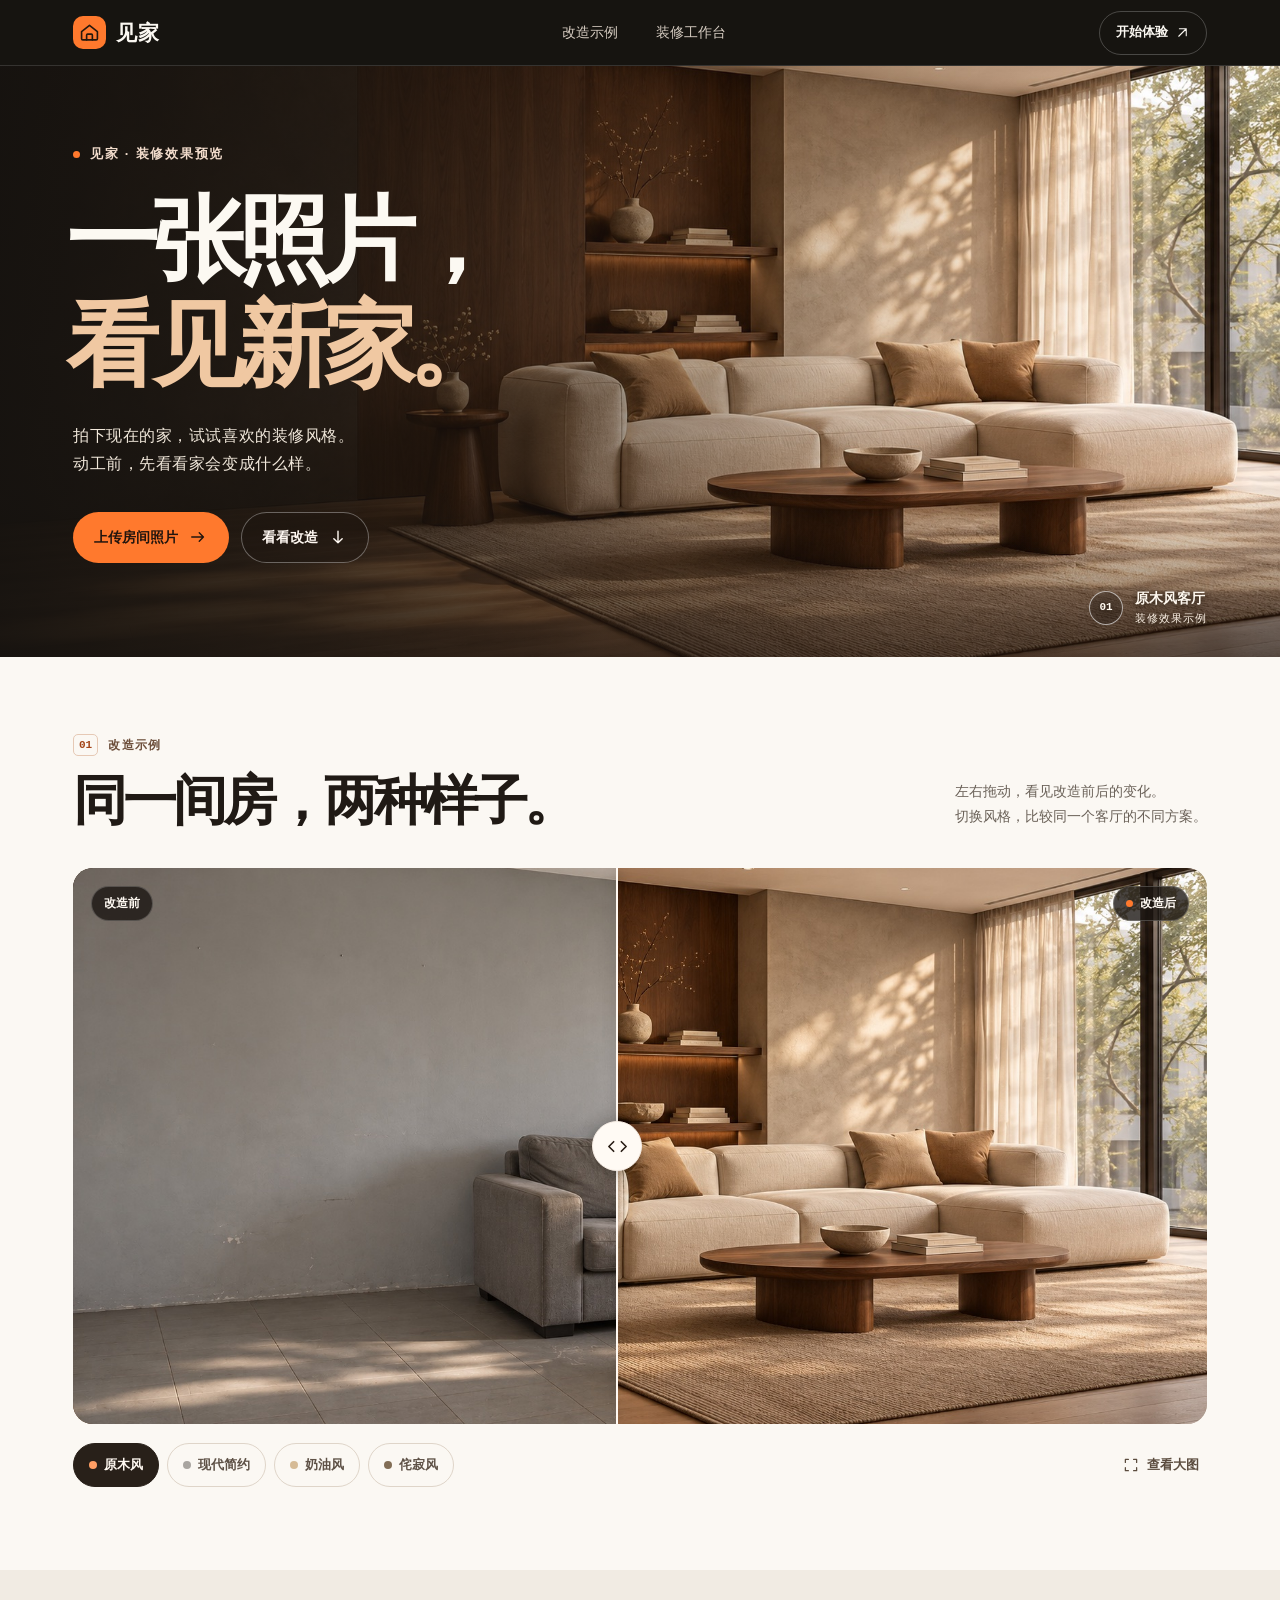
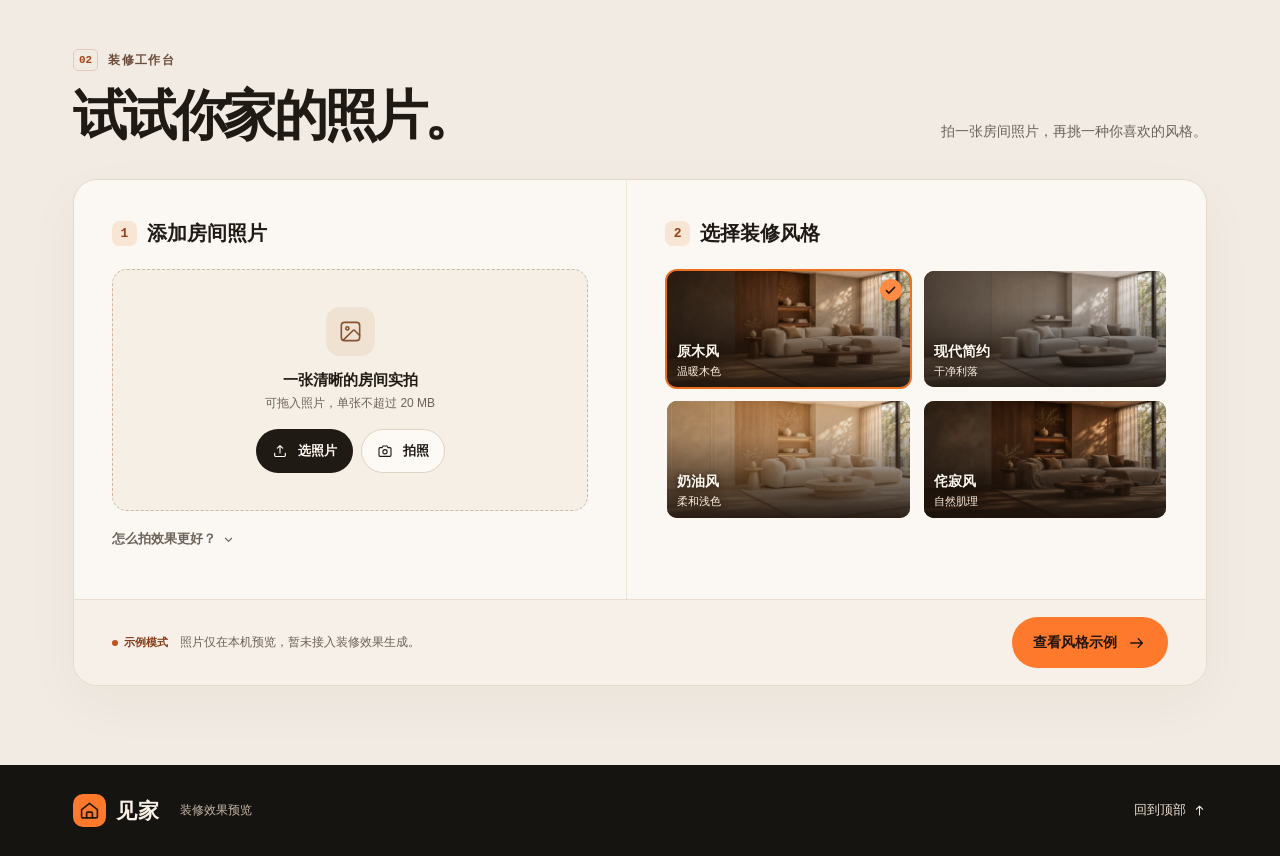
<file: index.html>
<!doctype html>
<html lang="zh-CN">
<head>
  <meta charset="utf-8">
  <meta name="viewport" content="width=device-width, initial-scale=1">
  <meta name="theme-color" content="#161410">
  <meta name="description" content="拍下现在的家，试试不同装修风格。见家提供装修前后对比与房间照片预览。">
  <meta property="og:title" content="见家｜一张照片，看见新家">
  <meta property="og:description" content="从一张房间实拍开始，看看家的另一种样子。">
  <title>见家｜一张照片，看见新家</title>
  <link rel="icon" type="image/svg+xml" href="./assets/mark.svg">
  <link rel="stylesheet" href="./styles.css">
  <script src="./app.js" defer></script>
</head>
<body id="top">
  <svg class="icon-library" xmlns="http://www.w3.org/2000/svg" aria-hidden="true">
    <symbol id="i-logo" viewBox="0 0 24 24"><path d="M3.75 11.2 12 4.6l8.25 6.6v7.25a1.3 1.3 0 0 1-1.3 1.3H5.05a1.3 1.3 0 0 1-1.3-1.3z"/><path d="M9 19.75v-5a1 1 0 0 1 1-1h4a1 1 0 0 1 1 1v5"/></symbol>
    <symbol id="i-arrow" viewBox="0 0 24 24"><path d="M4.5 12h14m-5-5 5 5-5 5"/></symbol>
    <symbol id="i-up-right" viewBox="0 0 24 24"><path d="M6 18 18 6M7 6h11v11"/></symbol>
    <symbol id="i-up" viewBox="0 0 24 24"><path d="M12 19V5m-5 5 5-5 5 5"/></symbol>
    <symbol id="i-down" viewBox="0 0 24 24"><path d="M12 5v14m-5-5 5 5 5-5"/></symbol>
    <symbol id="i-slide" viewBox="0 0 24 24"><path d="m8 7-5 5 5 5m8-10 5 5-5 5"/></symbol>
    <symbol id="i-expand" viewBox="0 0 24 24"><path d="M8.5 4.5h-4v4m11-4h4v4m-15 7v4h4m11-4v4h-4"/></symbol>
    <symbol id="i-image" viewBox="0 0 24 24"><rect x="3.2" y="3.2" width="17.6" height="17.6" rx="3"/><circle cx="9" cy="9" r="1.5"/><path d="m20.8 15.8-4.5-4.5a1.5 1.5 0 0 0-2.12 0L5 20.3"/></symbol>
    <symbol id="i-upload" viewBox="0 0 24 24"><path d="M12 15V3.8M8 7.8l4-4 4 4M4 15.5v3a1.8 1.8 0 0 0 1.8 1.8h12.4a1.8 1.8 0 0 0 1.8-1.8v-3"/></symbol>
    <symbol id="i-camera" viewBox="0 0 24 24"><path d="M3 8.5A1.5 1.5 0 0 1 4.5 7h3L9 4.5h6L16.5 7h3A1.5 1.5 0 0 1 21 8.5v10a1.5 1.5 0 0 1-1.5 1.5h-15A1.5 1.5 0 0 1 3 18.5z"/><circle cx="12" cy="13.2" r="3.2"/></symbol>
    <symbol id="i-check" viewBox="0 0 24 24"><path d="m5.5 12.2 4 4L18.5 7"/></symbol>
    <symbol id="i-chevron" viewBox="0 0 24 24"><path d="m7 10 5 5 5-5"/></symbol>
    <symbol id="i-lock" viewBox="0 0 24 24"><rect x="5" y="10" width="14" height="10" rx="2"/><path d="M8 10V7a4 4 0 1 1 8 0v3m-4 4v2"/></symbol>
    <symbol id="i-close" viewBox="0 0 24 24"><path d="m6 6 12 12M6 18 18 6"/></symbol>
  </svg>

  <header class="site-header">
    <div class="container site-header__inner">
      <a class="brand" href="#top" aria-label="见家，返回首页">
        <span class="brand__mark"><svg class="icon" aria-hidden="true"><use href="#i-logo"/></svg></span>
        <span>见家</span>
      </a>
      <nav class="site-nav" aria-label="站内导航">
        <a href="#demo">改造示例</a>
        <a href="#studio">装修工作台</a>
      </nav>
      <a class="header-cta" href="#studio">开始体验 <svg class="icon" aria-hidden="true"><use href="#i-up-right"/></svg></a>
    </div>
  </header>

  <main>
    <section class="hero" aria-labelledby="hero-title">
      <img class="hero__photo" src="./assets/room-natural.jpg" srcset="./assets/room-natural-medium.jpg 1040w, ./assets/room-natural.jpg 1672w" sizes="(max-width: 600px) 1040px, 100vw" width="1672" height="941" alt="" fetchpriority="high">
      <div class="hero__shade" aria-hidden="true"></div>
      <div class="container hero__inner">
        <div class="hero__copy">
          <p class="hero__kicker"><span></span> 见家 · 装修效果预览</p>
          <h1 id="hero-title">一张照片，<br><em>看见新家。</em></h1>
          <p class="hero__lede">拍下现在的家，试试喜欢的装修风格。<br>动工前，先看看家会变成什么样。</p>
          <div class="hero__actions">
            <a class="button button--accent" href="#studio">上传房间照片 <svg class="icon" aria-hidden="true"><use href="#i-arrow"/></svg></a>
            <a class="button button--glass" href="#demo">看看改造 <svg class="icon" aria-hidden="true"><use href="#i-down"/></svg></a>
          </div>
        </div>
        <p class="hero__caption"><span>01</span><span>原木风客厅<small>装修效果示例</small></span></p>
      </div>
    </section>

    <section class="demo light" id="demo" aria-labelledby="demo-title">
      <div class="container">
        <div class="section-head">
          <div>
            <p class="chapter"><span>01</span> 改造示例</p>
            <h2 id="demo-title">同一间房，两种样子。</h2>
          </div>
          <p class="section-head__aside">左右拖动，看见改造前后的变化。<br>切换风格，比较同一个客厅的不同方案。</p>
        </div>

        <div class="comparison" data-compare style="--position: 48%;">
          <img class="comparison__image comparison__after" data-after src="./assets/room-natural.jpg" alt="原木风改造后的示例客厅" width="1672" height="941" loading="lazy" draggable="false">
          <img class="comparison__image comparison__before" src="./assets/room-before.jpg" alt="改造前的示例客厅" width="1672" height="941" loading="lazy" draggable="false">
          <span class="comparison__tag comparison__tag--before">改造前</span>
          <span class="comparison__tag comparison__tag--after"><i></i> 改造后</span>
          <div class="comparison__line" aria-hidden="true"><span><svg class="icon"><use href="#i-slide"/></svg></span></div>
          <input class="comparison__range" type="range" min="0" max="100" value="48" aria-label="改造前后对比，左右移动分割线">
        </div>
        <div class="demo__tools">
          <div class="style-pills" role="group" aria-label="切换示例风格">
            <button type="button" class="style-pill" data-demo-style="natural" aria-pressed="true"><i></i>原木风</button>
            <button type="button" class="style-pill" data-demo-style="modern" aria-pressed="false"><i></i>现代简约</button>
            <button type="button" class="style-pill" data-demo-style="cream" aria-pressed="false"><i></i>奶油风</button>
            <button type="button" class="style-pill" data-demo-style="wabi" aria-pressed="false"><i></i>侘寂风</button>
          </div>
          <button type="button" class="text-button" id="expand-demo"><svg class="icon" aria-hidden="true"><use href="#i-expand"/></svg> 查看大图</button>
          <p class="sr-only" id="demo-status" role="status"></p>
        </div>
      </div>
    </section>

    <section class="studio light" id="studio" aria-labelledby="studio-title">
      <div class="container">
        <div class="section-head section-head--studio">
          <div>
            <p class="chapter"><span>02</span> 装修工作台</p>
            <h2 id="studio-title">试试你家的照片。</h2>
          </div>
          <p class="section-head__aside">拍一张房间照片，再挑一种你喜欢的风格。</p>
        </div>

        <div class="workbench">
          <div class="panel panel--upload">
            <div class="panel__top">
              <h3><span>1</span> 添加房间照片</h3>
            </div>
            <input type="file" id="gallery-input" accept="image/*" hidden>
            <input type="file" id="camera-input" accept="image/*" capture="environment" hidden>
            <div class="drop-zone" id="drop-zone">
              <div class="upload-empty" id="upload-empty">
                <span class="upload-icon"><svg class="icon" aria-hidden="true"><use href="#i-image"/></svg></span>
                <p><strong>一张清晰的房间实拍</strong><small><span class="drag-copy">可拖入照片，</span>单张不超过 20 MB</small></p>
                <div class="upload-actions">
                  <button class="button button--ink" type="button" id="choose-photo"><svg class="icon" aria-hidden="true"><use href="#i-upload"/></svg> 选照片</button>
                  <button class="button button--outline" type="button" id="take-photo"><svg class="icon" aria-hidden="true"><use href="#i-camera"/></svg> 拍照</button>
                </div>
              </div>
              <div class="upload-filled" id="upload-filled" hidden>
                <img id="photo-preview" alt="你选择的房间实拍">
                <div class="photo-meta">
                  <span id="photo-name"></span>
                  <button type="button" class="text-button" id="replace-photo">换一张</button>
                  <button type="button" class="icon-button" id="remove-photo" aria-label="移除照片"><svg class="icon" aria-hidden="true"><use href="#i-close"/></svg></button>
                </div>
              </div>
            </div>
            <p class="upload-error" id="upload-error" role="alert" hidden></p>
            <p class="sr-only" id="upload-status" role="status"></p>
            <details class="photo-tips">
              <summary>怎么拍效果更好？ <svg class="icon" aria-hidden="true"><use href="#i-chevron"/></svg></summary>
              <p>站在门口或房间角落横拍，尽量把墙面、地面和主要家具拍进同一张照片。白天或开灯拍，细节会更清楚。</p>
            </details>
          </div>

          <div class="panel panel--styles">
            <div class="panel__top">
              <h3 id="styles-title"><span>2</span> 选择装修风格</h3>
            </div>
            <fieldset class="style-grid" aria-labelledby="styles-title">
              <label class="style-card">
                <input type="radio" name="room-style" value="natural" checked>
                <span class="style-card__frame">
                  <img src="./assets/room-natural-small.jpg" alt="" width="500" height="281" loading="lazy">
                  <span class="style-card__check"><svg class="icon" aria-hidden="true"><use href="#i-check"/></svg></span>
                  <span class="style-card__text"><strong>原木风</strong><small>温暖木色</small></span>
                </span>
              </label>
              <label class="style-card">
                <input type="radio" name="room-style" value="modern">
                <span class="style-card__frame">
                  <img src="./assets/room-modern-small.jpg" alt="" width="500" height="281" loading="lazy">
                  <span class="style-card__check"><svg class="icon" aria-hidden="true"><use href="#i-check"/></svg></span>
                  <span class="style-card__text"><strong>现代简约</strong><small>干净利落</small></span>
                </span>
              </label>
              <label class="style-card">
                <input type="radio" name="room-style" value="cream">
                <span class="style-card__frame">
                  <img src="./assets/room-cream-small.jpg" alt="" width="500" height="281" loading="lazy">
                  <span class="style-card__check"><svg class="icon" aria-hidden="true"><use href="#i-check"/></svg></span>
                  <span class="style-card__text"><strong>奶油风</strong><small>柔和浅色</small></span>
                </span>
              </label>
              <label class="style-card">
                <input type="radio" name="room-style" value="wabi">
                <span class="style-card__frame">
                  <img src="./assets/room-wabi-small.jpg" alt="" width="500" height="281" loading="lazy">
                  <span class="style-card__check"><svg class="icon" aria-hidden="true"><use href="#i-check"/></svg></span>
                  <span class="style-card__text"><strong>侘寂风</strong><small>自然肌理</small></span>
                </span>
              </label>
            </fieldset>
          </div>

          <div class="workbench__actions">
            <div class="workbench__note">
              <span class="preview-badge"><i></i> 示例模式</span>
              <p>照片仅在本机预览，暂未接入装修效果生成。</p>
            </div>
            <button type="button" class="button button--accent" id="preview-style">查看风格示例 <svg class="icon" aria-hidden="true"><use href="#i-arrow"/></svg></button>
          </div>
        </div>
      </div>
    </section>
  </main>

  <footer class="site-footer">
    <div class="container site-footer__inner">
      <a class="brand" href="#top" aria-label="见家，返回首页">
        <span class="brand__mark"><svg class="icon" aria-hidden="true"><use href="#i-logo"/></svg></span>
        <span>见家</span>
      </a>
      <span class="site-footer__caption">装修效果预览</span>
      <a class="site-footer__top" href="#top">回到顶部 <svg class="icon" aria-hidden="true"><use href="#i-up"/></svg></a>
    </div>
  </footer>

  <dialog id="scene-dialog" class="scene-dialog" aria-labelledby="dialog-title">
    <div class="scene-dialog__main">
      <div class="scene-dialog__head">
        <div>
          <p class="chapter"><span>01</span> 改造示例</p>
          <h2 id="dialog-title">原木风 · 示例客厅</h2>
        </div>
        <button type="button" class="icon-button scene-dialog__close" id="close-dialog" aria-label="关闭大图" autofocus><svg class="icon" aria-hidden="true"><use href="#i-close"/></svg></button>
      </div>
      <div class="comparison comparison--dialog" data-compare style="--position: 48%;">
        <img class="comparison__image comparison__after" data-after alt="示例客厅的改造后效果" width="1672" height="941" draggable="false">
        <img class="comparison__image comparison__before" data-dialog-before alt="改造前的示例客厅" width="1672" height="941" draggable="false">
        <span class="comparison__tag comparison__tag--before">改造前</span>
        <span class="comparison__tag comparison__tag--after"><i></i> 改造后</span>
        <div class="comparison__line" aria-hidden="true"><span><svg class="icon"><use href="#i-slide"/></svg></span></div>
        <input class="comparison__range" type="range" min="0" max="100" value="48" aria-label="示例大图的前后对比，左右移动分割线">
      </div>
      <p id="dialog-note" class="scene-dialog__note">拖动中间滑杆，查看这个示例客厅的前后差异。</p>
    </div>
  </dialog>
</body>
</html>
</file>
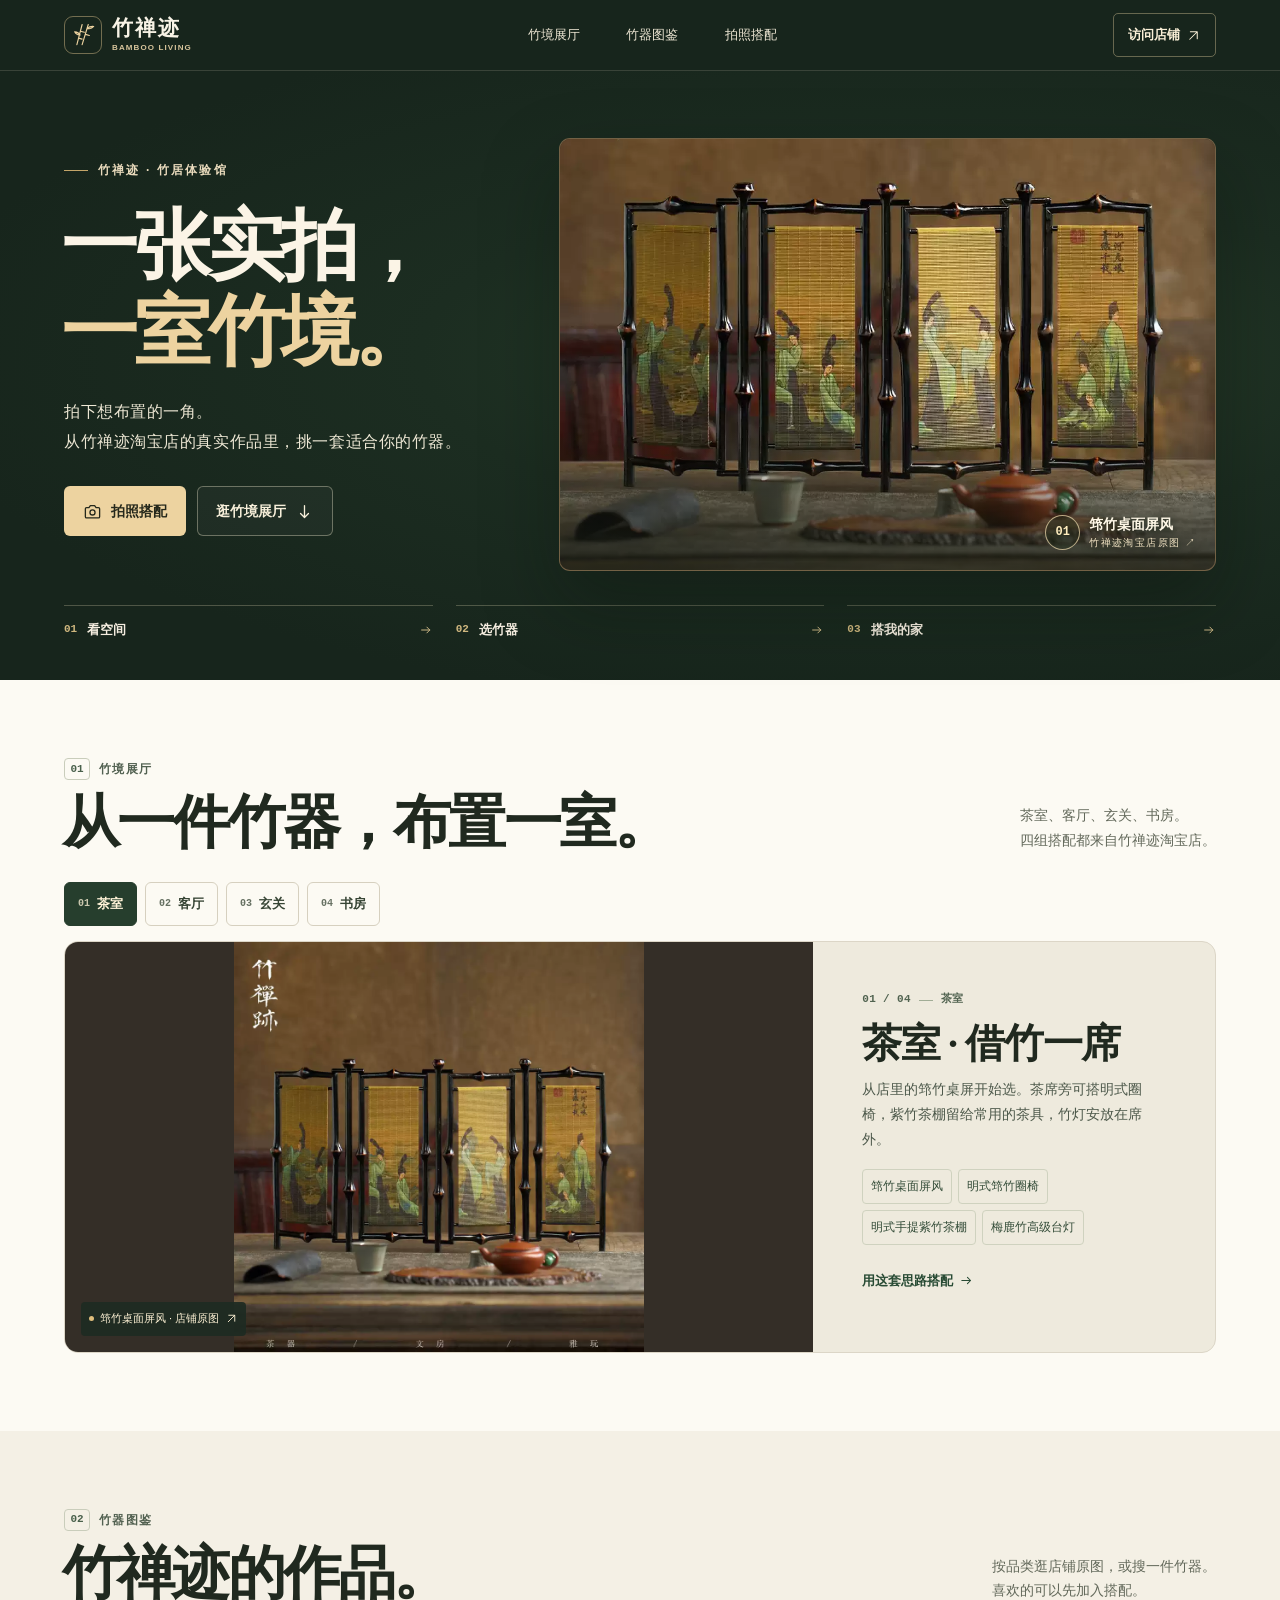
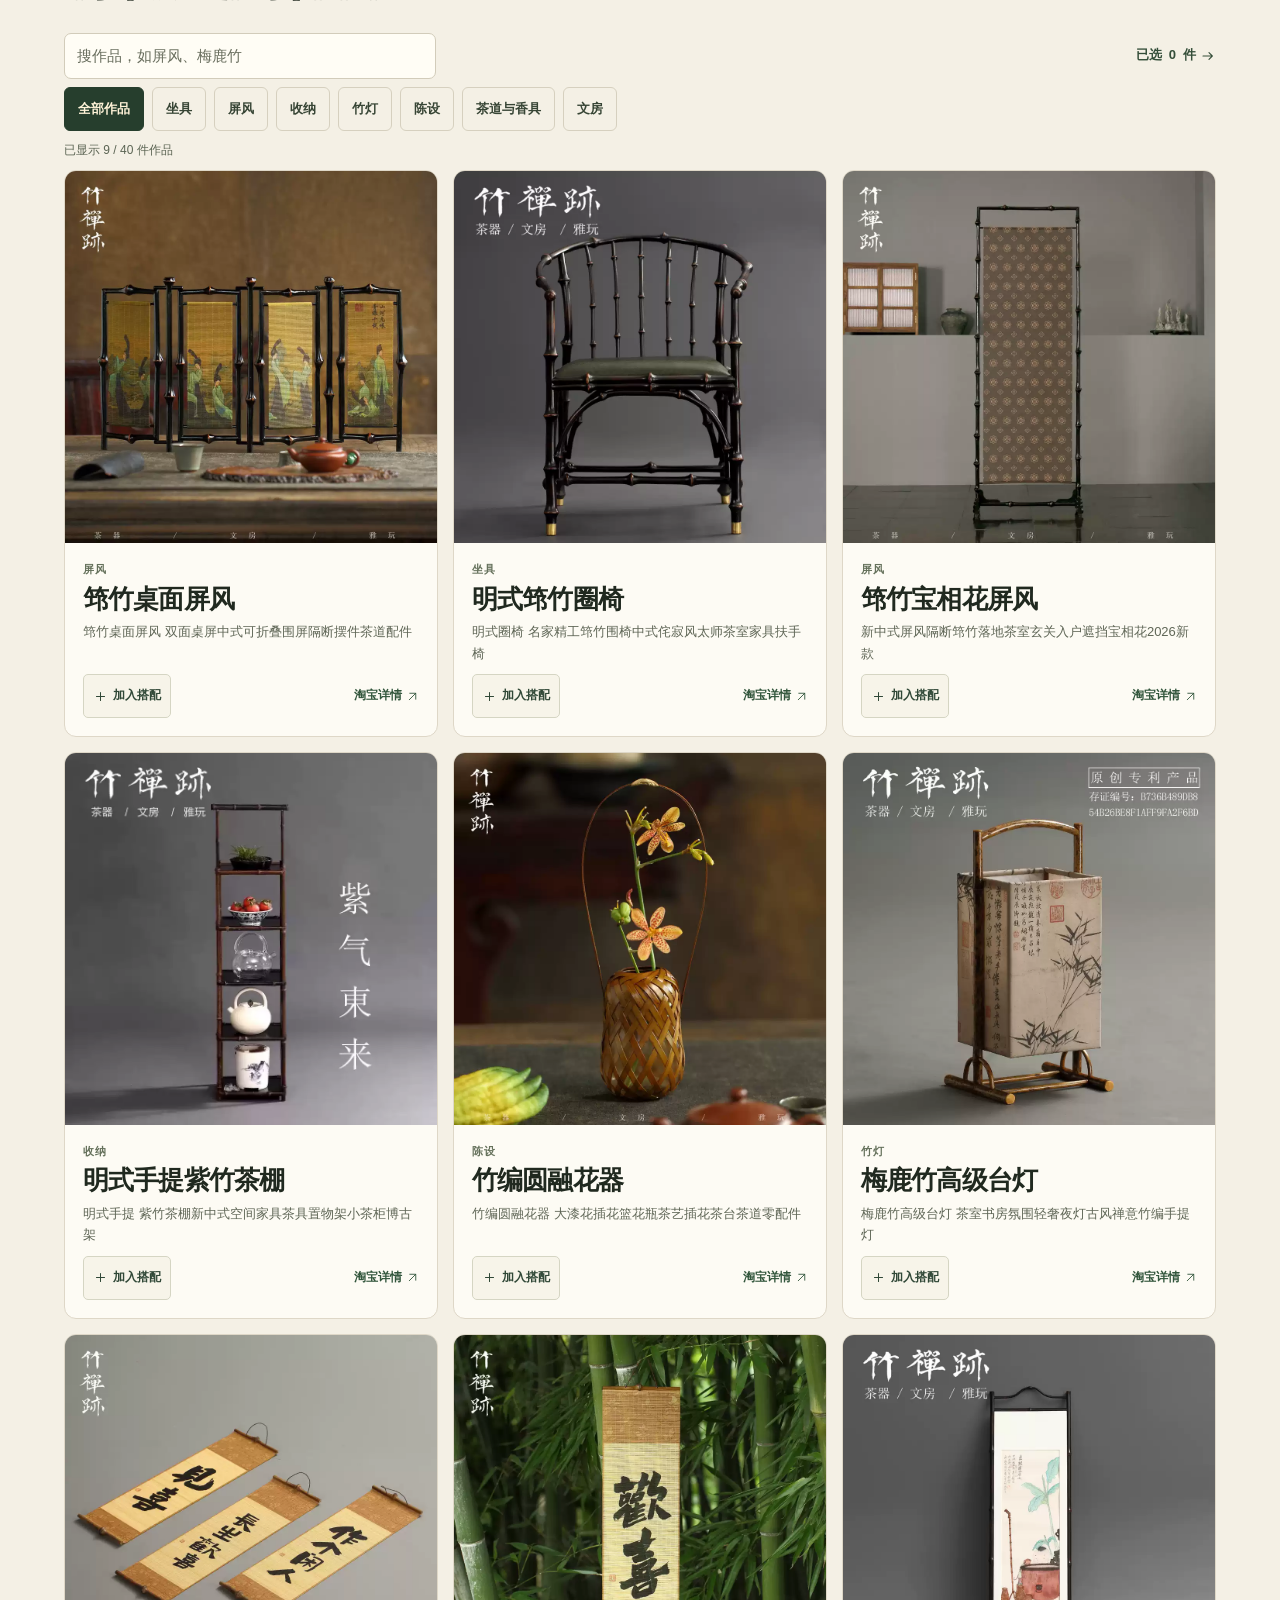
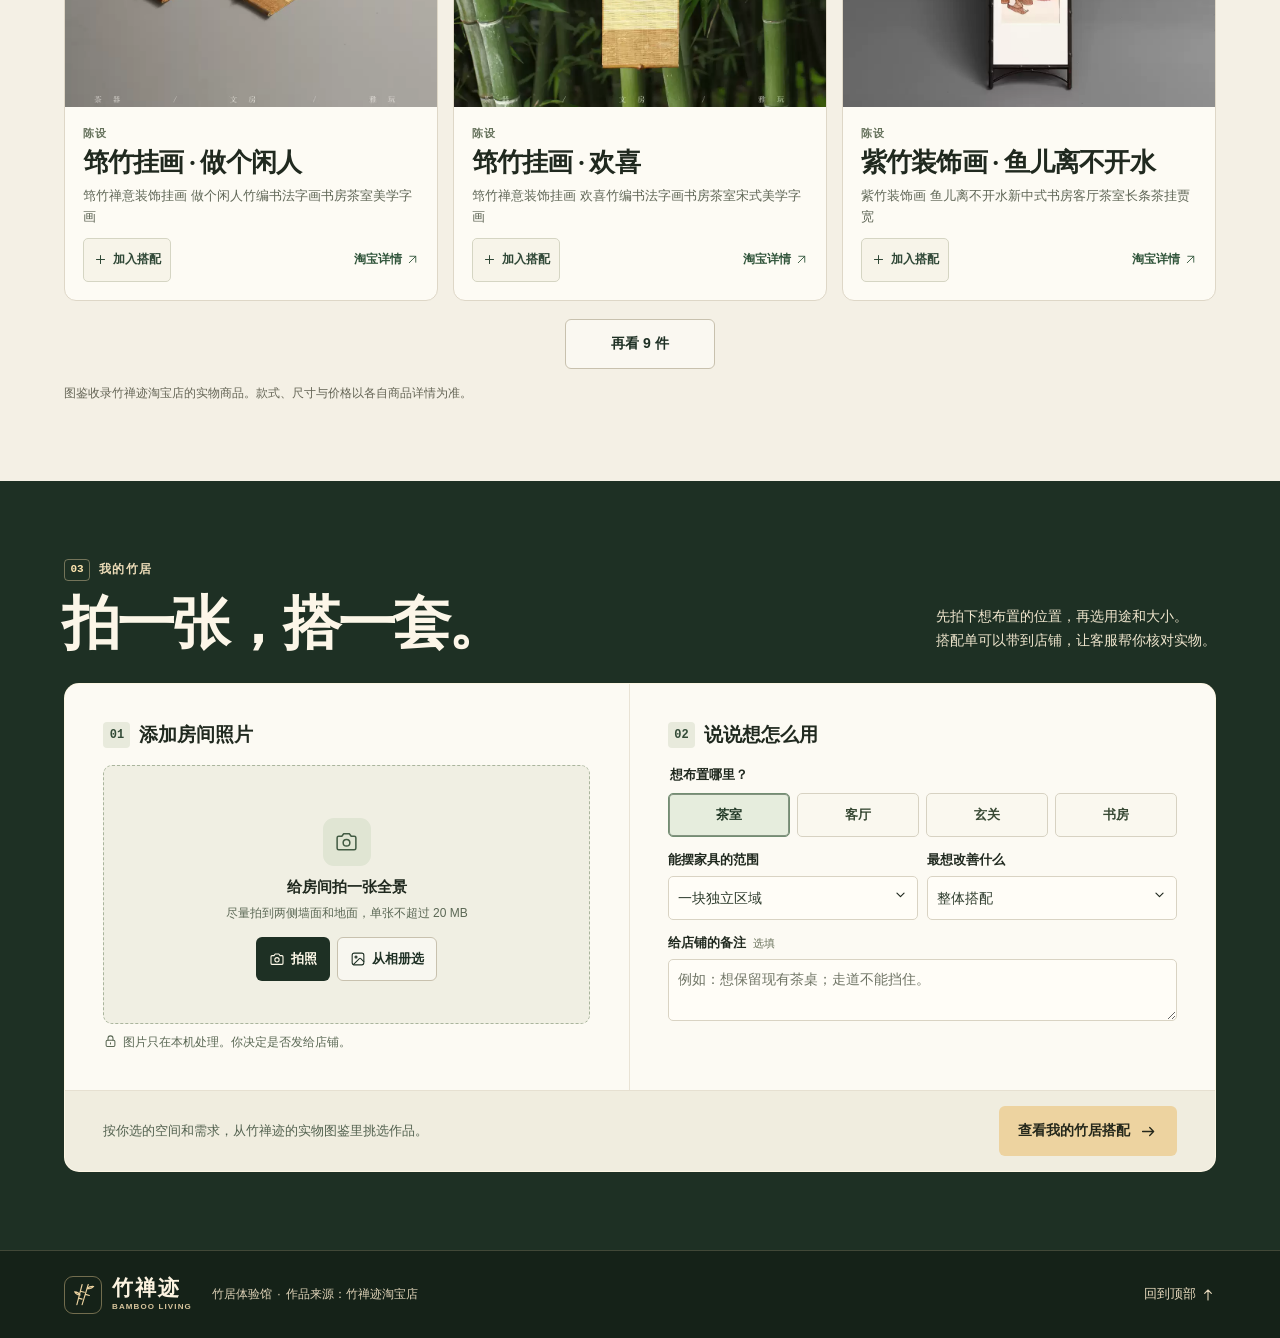
<file: bamboo-living/index.html>
<!doctype html>
<html lang="zh-CN">
<head>
  <meta charset="utf-8">
  <meta name="viewport" content="width=device-width,initial-scale=1">
  <meta name="theme-color" content="#18231c">
  <meta name="description" content="浏览竹禅迹淘宝店里的真实竹器，拍一张房间照片，选出适合你家茶室、客厅、玄关或书房的作品。">
  <meta property="og:title" content="竹禅迹 · 竹居体验馆">
  <meta property="og:description" content="拍下家里的一角，用竹禅迹店铺里的竹器搭一套。">
  <title>竹禅迹 · 竹居体验馆</title>
  <link rel="icon" type="image/svg+xml" href="./assets/mark.svg">
  <link rel="stylesheet" href="./style.css">
  <script src="./catalog.js" defer></script>
  <script src="./app.js" defer></script>
</head>
<body id="top">
  <svg class="symbols" xmlns="http://www.w3.org/2000/svg" aria-hidden="true">
    <symbol id="icon-bamboo" viewBox="0 0 32 32">
      <path d="M9 27 15 4m0 23 7-23M10.8 19.6l4.2 1.15m-2.18-9 4.72 1.14m1.45 2.41 4.23 1.25M20.9 8.6c2.8.6 5.5-.04 7.3-2.35-2.94-.22-5.58.52-7.3 2.35Zm-8.1 7.4c-2.9.16-5.1-1.06-6.3-3.6 2.9.27 5.08 1.62 6.3 3.6Z"/>
    </symbol>
    <symbol id="icon-arrow" viewBox="0 0 24 24"><path d="M4.5 12h14m-5-5 5 5-5 5"/></symbol>
    <symbol id="icon-diagonal" viewBox="0 0 24 24"><path d="M6 18 18 6M7 6h11v11"/></symbol>
    <symbol id="icon-down" viewBox="0 0 24 24"><path d="M12 4.5v15m-5-5 5 5 5-5"/></symbol>
    <symbol id="icon-up" viewBox="0 0 24 24"><path d="M12 19.5v-15m-5 5 5-5 5 5"/></symbol>
    <symbol id="icon-camera" viewBox="0 0 24 24"><path d="M3 8.5A1.5 1.5 0 0 1 4.5 7h3l1.8-2.5h5.4L16.5 7h3A1.5 1.5 0 0 1 21 8.5v10a1.5 1.5 0 0 1-1.5 1.5h-15A1.5 1.5 0 0 1 3 18.5Z"/><circle cx="12" cy="13.2" r="3.2"/></symbol>
    <symbol id="icon-image" viewBox="0 0 24 24"><rect x="3.25" y="3.25" width="17.5" height="17.5" rx="3"/><circle cx="9" cy="9" r="1.5"/><path d="m20.7 15.8-4.5-4.5a1.5 1.5 0 0 0-2.13 0L5 20.35"/></symbol>
    <symbol id="icon-plus" viewBox="0 0 24 24"><path d="M12 5.5v13m-6.5-6.5h13"/></symbol>
    <symbol id="icon-check" viewBox="0 0 24 24"><path d="m5.5 12.2 4 4L18.5 7"/></symbol>
    <symbol id="icon-close" viewBox="0 0 24 24"><path d="m6 6 12 12M6 18 18 6"/></symbol>
    <symbol id="icon-chevron" viewBox="0 0 24 24"><path d="m7 10 5 5 5-5"/></symbol>
    <symbol id="icon-lock" viewBox="0 0 24 24"><rect x="5" y="10" width="14" height="10" rx="2"/><path d="M8 10V7a4 4 0 1 1 8 0v3m-4 4v2"/></symbol>
    <symbol id="icon-download" viewBox="0 0 24 24"><path d="M12 4v11m-4-4 4 4 4-4M4.5 16v3.3c0 .8.6 1.4 1.4 1.4h12.2c.8 0 1.4-.6 1.4-1.4V16"/></symbol>
    <symbol id="icon-share" viewBox="0 0 24 24"><path d="M12 16V3m-4 4 4-4 4 4M8 10H6a2 2 0 0 0-2 2v7a2 2 0 0 0 2 2h12a2 2 0 0 0 2-2v-7a2 2 0 0 0-2-2h-2"/></symbol>
    <symbol id="icon-grid" viewBox="0 0 24 24"><rect x="3.5" y="3.5" width="17" height="17" rx="2"/><path d="M3.5 12h17M12 3.5v17"/></symbol>
  </svg>

  <a class="skip" href="#main">跳到主体内容</a>
  <header class="site-header">
    <div class="wrap header-inner">
      <a href="#top" class="brand" aria-label="竹禅迹，返回顶部">
        <span class="brand-mark"><svg class="icon" aria-hidden="true"><use href="#icon-bamboo"/></svg></span>
        <span class="brand-word">竹禅迹<span>BAMBOO LIVING</span></span>
      </a>
      <nav class="site-nav" aria-label="主导航">
        <a href="#hall">竹境展厅</a>
        <a href="#catalog">竹器图鉴</a>
        <a href="#studio">拍照搭配</a>
      </nav>
      <a class="shop-entry" href="https://zhuchanji.jiyoujia.com/shop/view_shop.htm?topIds=653160024648" target="_blank" rel="noopener noreferrer">访问店铺 <svg class="icon" aria-hidden="true"><use href="#icon-diagonal"/></svg></a>
    </div>
  </header>

  <main id="main">
    <section class="hero" aria-labelledby="hero-title">
      <div class="wrap hero-inner">
        <div class="hero-copy">
          <p class="eyebrow"><span></span> 竹禅迹 · 竹居体验馆</p>
          <h1 id="hero-title">一张实拍，<br><em>一室竹境。</em></h1>
          <p class="hero-intro">拍下想布置的一角。<br>从竹禅迹淘宝店的真实作品里，挑一套适合你的竹器。</p>
          <div class="hero-actions">
            <a class="button button--gold" href="#studio"><svg class="icon" aria-hidden="true"><use href="#icon-camera"/></svg> 拍照搭配</a>
            <a class="button button--ghost" href="#hall">逛竹境展厅 <svg class="icon" aria-hidden="true"><use href="#icon-down"/></svg></a>
          </div>
        </div>
        <figure class="hero-picture">
          <img src="./assets/shop/1084108971755.webp" width="960" height="960" fetchpriority="high" alt="竹禅迹淘宝店的筇竹桌面屏风原图">
          <figcaption><span class="picture-number">01</span><a href="https://item.taobao.com/item.htm?id=1084108971755" target="_blank" rel="noopener noreferrer"><strong>筇竹桌面屏风</strong><small>竹禅迹淘宝店原图 ↗</small></a></figcaption>
        </figure>
      </div>
      <div class="wrap hero-index" aria-label="展馆导览">
        <a href="#hall"><span>01</span> 看空间 <svg class="icon" aria-hidden="true"><use href="#icon-arrow"/></svg></a>
        <a href="#catalog"><span>02</span> 选竹器 <svg class="icon" aria-hidden="true"><use href="#icon-arrow"/></svg></a>
        <a href="#studio"><span>03</span> 搭我的家 <svg class="icon" aria-hidden="true"><use href="#icon-arrow"/></svg></a>
      </div>
    </section>

    <section id="hall" class="hall section" aria-labelledby="hall-title">
      <div class="wrap">
        <div class="section-head">
          <div><p class="chapter"><span>01</span> 竹境展厅</p><h2 id="hall-title">从一件竹器，布置一室。</h2></div>
          <p>茶室、客厅、玄关、书房。<br class="wide-only">四组搭配都来自竹禅迹淘宝店。</p>
        </div>
        <div class="choice-row hall-options" role="group" aria-label="选择展厅空间">
          <button type="button" class="pill" data-scene="tea" aria-pressed="true"><span>01</span> 茶室</button>
          <button type="button" class="pill" data-scene="living" aria-pressed="false"><span>02</span> 客厅</button>
          <button type="button" class="pill" data-scene="entry" aria-pressed="false"><span>03</span> 玄关</button>
          <button type="button" class="pill" data-scene="study" aria-pressed="false"><span>04</span> 书房</button>
        </div>
        <div class="scene-card">
          <div class="scene-image">
            <img id="scene-image" src="./assets/shop/1084108971755.webp" width="960" height="960" loading="lazy" alt="竹禅迹淘宝店的筇竹桌面屏风原图">
            <a id="scene-listing" class="image-label" href="https://item.taobao.com/item.htm?id=1084108971755" target="_blank" rel="noopener noreferrer"><i></i> <span>筇竹桌面屏风 · 店铺原图</span> <svg class="icon" aria-hidden="true"><use href="#icon-diagonal"/></svg></a>
          </div>
          <div class="scene-info">
            <p id="scene-kicker" class="scene-kicker">01 / 04<span></span> 茶室</p>
            <h3 id="scene-name">茶室 · 借竹一席</h3>
            <p id="scene-description">从店里的筇竹桌屏开始选。茶席旁可搭明式圈椅，紫竹茶棚留给常用的茶具，竹灯安放在席外。</p>
            <ul id="scene-items" aria-label="这一组的店铺作品" class="scene-items"></ul>
            <a class="text-action" id="use-scene" href="#studio">用这套思路搭配 <svg class="icon" aria-hidden="true"><use href="#icon-arrow"/></svg></a>
          </div>
        </div>
        <p class="sr-only" id="scene-status" role="status"></p>
      </div>
    </section>

    <section id="catalog" class="catalog section" aria-labelledby="catalog-title">
      <div class="wrap">
        <div class="section-head">
          <div><p class="chapter"><span>02</span> 竹器图鉴</p><h2 id="catalog-title">竹禅迹的作品。</h2></div>
          <p>按品类逛店铺原图，或搜一件竹器。<br class="wide-only">喜欢的可以先加入搭配。</p>
        </div>
        <div class="catalog-tools">
          <label class="catalog-search"><span class="sr-only">搜索竹禅迹作品</span><input type="search" id="catalog-search" placeholder="搜作品，如屏风、梅鹿竹"></label>
          <a class="saved-link" href="#studio">已选 <strong id="saved-total">0</strong> 件 <svg class="icon" aria-hidden="true"><use href="#icon-arrow"/></svg></a>
        </div>
        <div id="filters" class="choice-row catalog-filters" role="group" aria-label="按竹器品类筛选">
          <button type="button" class="pill" data-filter="all" aria-pressed="true">全部作品</button>
          <button type="button" class="pill" data-filter="seat" aria-pressed="false">坐具</button>
          <button type="button" class="pill" data-filter="screen" aria-pressed="false">屏风</button>
          <button type="button" class="pill" data-filter="storage" aria-pressed="false">收纳</button>
          <button type="button" class="pill" data-filter="lamp" aria-pressed="false">竹灯</button>
          <button type="button" class="pill" data-filter="art" aria-pressed="false">陈设</button>
          <button type="button" class="pill" data-filter="tea" aria-pressed="false">茶道与香具</button>
          <button type="button" class="pill" data-filter="study" aria-pressed="false">文房</button>
        </div>
        <p class="catalog-count" id="catalog-count"></p>
        <div id="product-grid" class="product-grid" aria-label="竹禅迹店铺作品"></div>
        <div class="catalog-more"><button type="button" id="catalog-more" class="button button--line" hidden>查看更多作品</button></div>
        <p class="catalog-caption">图鉴收录竹禅迹淘宝店的实物商品。款式、尺寸与价格以各自商品详情为准。</p>
        <p class="sr-only" id="catalog-status" role="status"></p>
      </div>
    </section>

    <section id="studio" class="studio section" aria-labelledby="studio-title">
      <div class="wrap">
        <div class="section-head studio-head">
          <div><p class="chapter"><span>03</span> 我的竹居</p><h2 id="studio-title">拍一张，搭一套。</h2></div>
          <p>先拍下想布置的位置，再选用途和大小。<br class="wide-only">搭配单可以带到店铺，让客服帮你核对实物。</p>
        </div>
        <form id="studio-form" class="workbench" novalidate>
          <div class="work-panel upload-panel">
            <h3><span>01</span> 添加房间照片</h3>
            <input type="file" id="take-input" accept="image/*" capture="environment" hidden>
            <input type="file" id="pick-input" accept="image/*" hidden>
            <div id="drop-zone" class="photo-area">
              <div class="photo-empty" id="photo-empty">
                <span class="photo-stamp"><svg class="icon" aria-hidden="true"><use href="#icon-camera"/></svg></span>
                <strong>给房间拍一张全景</strong>
                <small>尽量拍到两侧墙面和地面，单张不超过 20 MB</small>
                <div class="photo-actions">
                  <button type="button" class="button button--pine" id="take-photo"><svg class="icon" aria-hidden="true"><use href="#icon-camera"/></svg> 拍照</button>
                  <button type="button" class="button button--line" id="pick-photo"><svg class="icon" aria-hidden="true"><use href="#icon-image"/></svg> 从相册选</button>
                </div>
              </div>
              <div class="photo-filled" id="photo-filled" hidden>
                <img id="photo-preview" alt="用于搭配的房间照片">
                <div class="photo-bar"><span id="photo-filename"></span>
                  <button type="button" class="quiet-action" id="replace-photo">换一张</button>
                  <button type="button" class="icon-button" id="remove-photo" aria-label="移除房间照片"><svg class="icon" aria-hidden="true"><use href="#icon-close"/></svg></button>
                </div>
              </div>
            </div>
            <p class="form-error" id="photo-error" role="alert" hidden></p>
            <p class="photo-private"><svg class="icon" aria-hidden="true"><use href="#icon-lock"/></svg> 图片只在本机处理。你决定是否发给店铺。</p>
            <p class="sr-only" id="photo-status" role="status"></p>
          </div>

          <div class="work-panel options-panel">
            <h3><span>02</span> 说说想怎么用</h3>
            <fieldset class="room-options">
              <legend>想布置哪里？</legend>
              <div class="room-choices" id="room-choices">
                <label><input name="room" type="radio" value="tea" checked><span>茶室</span></label>
                <label><input name="room" type="radio" value="living"><span>客厅</span></label>
                <label><input name="room" type="radio" value="entry"><span>玄关</span></label>
                <label><input name="room" type="radio" value="study"><span>书房</span></label>
              </div>
            </fieldset>
            <div class="select-pair">
              <label class="field">能摆家具的范围
                <span class="select-wrap"><select name="area" id="area">
                  <option value="corner">一处小角落</option>
                  <option value="zone" selected>一块独立区域</option>
                  <option value="whole">整间房</option>
                </select><svg class="icon" aria-hidden="true"><use href="#icon-chevron"/></svg></span>
              </label>
              <label class="field">最想改善什么
                <span class="select-wrap"><select name="purpose" id="purpose">
                  <option value="balanced">整体搭配</option>
                  <option value="sit">坐下休息或聊天</option>
                  <option value="divide">分隔视线</option>
                  <option value="store">多一点收纳</option>
                  <option value="light">添一点暖光</option>
                </select><svg class="icon" aria-hidden="true"><use href="#icon-chevron"/></svg></span>
              </label>
            </div>
            <label class="field notes-field">给店铺的备注 <small>选填</small>
              <textarea name="notes" id="notes" maxlength="140" rows="2" placeholder="例如：想保留现有茶桌；走道不能挡住。"></textarea>
            </label>
            <div id="studio-picks" class="studio-picks" hidden><span>已选竹器</span><div id="studio-picks-list"></div></div>
          </div>
          <div class="workbench-footer">
            <p>按你选的空间和需求，从竹禅迹的实物图鉴里挑选作品。</p>
            <button type="submit" class="button button--gold">查看我的竹居搭配 <svg class="icon" aria-hidden="true"><use href="#icon-arrow"/></svg></button>
          </div>
        </form>
        <noscript><p class="noscript">请开启浏览器的 JavaScript，以使用竹器选择和搭配单功能。</p></noscript>

        <section id="result" class="result" aria-labelledby="result-title" hidden>
          <div class="result-header">
            <div><p class="chapter"><span>04</span> 竹居搭配单</p><h3 id="result-title" tabindex="-1">给你的竹居搭配</h3></div>
            <span id="result-meta" class="result-meta"></span>
          </div>
          <div class="result-pair">
            <figure class="result-shot"><img id="result-photo" alt="你用于搭配的房间照片"><figcaption id="result-origin">你的实拍</figcaption></figure>
            <figure class="result-shot"><img id="result-reference" alt="竹禅迹淘宝店的商品原图"><figcaption id="result-source">店铺原图</figcaption></figure>
          </div>
          <p class="result-context" id="result-context"></p>
          <ol id="result-list" class="result-list" aria-label="推荐竹器与摆放建议"></ol>
          <p id="result-deferred" class="result-deferred" hidden></p>
          <div class="result-handoff">
            <div><h4>带着搭配单去问实物</h4><p>保存含房间照片、所选作品和需求的搭配单，发给店铺客服核对尺寸。也可以直接点作品，查看淘宝商品详情。</p></div>
            <div class="result-buttons">
              <button type="button" id="save-plan" class="button button--pine"><svg class="icon" aria-hidden="true"><use href="#icon-download"/></svg> 保存搭配单</button>
              <button type="button" id="share-plan" class="button button--line" hidden><svg class="icon" aria-hidden="true"><use href="#icon-share"/></svg> 分享</button>
              <a class="button button--line" href="https://zhuchanji.jiyoujia.com/shop/view_shop.htm?topIds=653160024648" target="_blank" rel="noopener noreferrer">去店铺咨询 <svg class="icon" aria-hidden="true"><use href="#icon-diagonal"/></svg></a>
            </div>
            <p class="export-status" id="export-status" role="status"></p>
            <a id="download-fallback" class="text-action" hidden>如果没有自动保存，点这里打开搭配图 <svg class="icon" aria-hidden="true"><use href="#icon-diagonal"/></svg></a>
          </div>
        </section>
      </div>
    </section>
  </main>

  <footer class="site-footer">
    <div class="wrap footer-inner">
      <a href="#top" class="brand" aria-label="竹禅迹，返回顶部">
        <span class="brand-mark"><svg class="icon" aria-hidden="true"><use href="#icon-bamboo"/></svg></span>
        <span class="brand-word">竹禅迹<span>BAMBOO LIVING</span></span>
      </a>
      <p>竹居体验馆 <span>·</span> 作品来源：竹禅迹淘宝店</p>
      <a class="footer-up" href="#top">回到顶部 <svg class="icon" aria-hidden="true"><use href="#icon-up"/></svg></a>
    </div>
  </footer>
</body>
</html>
</file>
<file: styles.css>
:root {
  color-scheme: light;
  --ink: #201a15;
  --muted: #6b6259;
  --paper: #fbf8f3;
  --stone: #f1ebe3;
  --dark: #161410;
  --accent: #ff792d;
  --accent-hover: #ffa369;
  --line: #e4dbcf;
  --gutter: clamp(24px, 5.7vw, 90px);
  --font: -apple-system, BlinkMacSystemFont, "PingFang SC", "Hiragino Sans GB", "Microsoft YaHei", "Noto Sans SC", sans-serif;
  font: 16px/1.55 var(--font);
}
*, *::before, *::after { box-sizing: border-box; }
html { scroll-behavior: smooth; scroll-padding-top: 18px; }
body { margin: 0; color: var(--ink); background: var(--dark); }
body:has(dialog[open]) { overflow: hidden; }
img { display: block; max-width: 100%; }
button, input { font: inherit; }
button, a { -webkit-tap-highlight-color: transparent; }
button { color: inherit; cursor: pointer; }
a { color: inherit; text-decoration: none; }
h1, h2, h3, p, fieldset { margin: 0; }
[hidden] { display: none !important; }
:focus-visible { outline: 2px solid #c7480b; outline-offset: 4px; }
.site-header :focus-visible, .hero :focus-visible, .site-footer :focus-visible, .scene-dialog :focus-visible { outline-color: #ffad78; }
.icon-library, .sr-only { position: absolute; width: 1px; height: 1px; padding: 0; margin: -1px; overflow: hidden; clip-path: inset(50%); white-space: nowrap; border: 0; }
.icon { width: 20px; height: 20px; fill: none; stroke: currentColor; stroke-width: 1.7; stroke-linecap: round; stroke-linejoin: round; flex: none; vertical-align: middle; }
.container { width: min(1260px, calc(100% - 2 * var(--gutter))); margin-inline: auto; }

.site-header { color: #fbf8f2; background: var(--dark); border-bottom: 1px solid #fff2; }
.site-header__inner { height: 65px; display: flex; align-items: center; justify-content: space-between; gap: 24px; }
.brand { display: inline-flex; align-items: center; gap: 10px; flex: none; font-size: 21px; line-height: 1; font-weight: 750; letter-spacing: .04em; }
.brand__mark { width: 33px; height: 33px; border-radius: 10px; display: grid; place-items: center; background: var(--accent); color: #25180e; }
.brand__mark .icon { width: 23px; height: 23px; }
.site-nav { display: flex; align-items: center; gap: clamp(24px, 3vw, 45px); color: #d6ccc1; font-size: 14px; margin-inline-start: 29px; }
.site-nav a { display: grid; min-height: 44px; place-items: center; transition: color 160ms ease; }
.site-nav a:hover { color: #fff; }
.header-cta { display: inline-flex; min-height: 44px; align-items: center; justify-content: center; gap: 7px; padding-inline: 16px; border: 1px solid #ffffff38; border-radius: 100px; font-weight: 650; font-size: 13px; white-space: nowrap; transition: background 160ms ease; }
.header-cta:hover { background: #fff2; }
.header-cta .icon { width: 15px; height: 15px; }

.hero { display: grid; position: relative; isolation: isolate; min-height: clamp(570px, 44vw, 745px); color: #fcf9f2; overflow: clip; }
.hero__photo, .hero__shade { position: absolute; inset: 0; width: 100%; height: 100%; z-index: -1; }
.hero__photo { object-fit: cover; object-position: center 58%; }
.hero__shade { background: linear-gradient(90deg, #15120fef 0%, #181410c9 21%, #1b15117a 44%, #1b140e1c 67%, transparent 86%), linear-gradient(0deg, #1b130d99 0%, transparent 29%); }
.hero__inner { position: relative; display: flex; align-items: center; padding-block: 78px 94px; }
.hero__copy { animation: arrive 680ms cubic-bezier(.2,.7,.25,1) both; }
@keyframes arrive { from { opacity: 0; transform: translateY(12px); } to { opacity: 1; transform: translateY(0); } }
.hero__kicker { display: flex; align-items: center; gap: 10px; margin-bottom: 24px; font-size: 13px; font-weight: 655; letter-spacing: .135em; color: #f0daca; }
.hero__kicker > span, .comparison__tag > i, .preview-badge > i { width: 7px; height: 7px; border-radius: 50%; background: var(--accent); display: inline-block; flex: none; }
.hero h1 { font-size: clamp(67px, 7.25vw, 115px); font-weight: 800; letter-spacing: -.082em; line-height: 1.13; margin-inline-start: -.07em; }
.hero h1 em { color: #f0c8a2; font-style: normal; }
.hero__lede { margin-top: 24px; line-height: 1.8; font-size: clamp(15px, 1.24vw, 19px); color: #f1e8db; letter-spacing: .035em; }
.hero__actions { margin-top: 33px; display: flex; flex-wrap: wrap; gap: 12px; }
.button { min-height: 51px; border: 1px solid transparent; padding: 0 20px; border-radius: 100px; display: inline-flex; align-items: center; justify-content: center; gap: 10px; font-size: 14px; font-weight: 700; line-height: 1.24; white-space: nowrap; transition: background 180ms ease, color 180ms ease, border-color 180ms ease, transform 180ms ease; }
.button:hover { transform: translateY(-2px); }
.button:active { transform: translateY(0); }
.button--accent { background: var(--accent); color: #22150e; border-color: transparent; }
.button--accent:hover { background: var(--accent-hover); }
.button--glass { color: #fff8f2; background: #1c150f66; border-color: #ffffff55; }
.button--glass:hover { background: #ffffff22; border-color: #ffffff88; }
.button--ink { background: var(--ink); color: #fff9f1; }
.button--ink:hover { background: #463b30; }
.button--outline { background: #fdfaf5; border-color: #ded2c2; }
.button--outline:hover { background: #efe6db; }
.hero__caption { position: absolute; inset-inline-end: 0; bottom: 30px; display: flex; align-items: center; gap: 12px; color: #fff9f0; font-weight: 670; font-size: 14px; text-shadow: 0 1px 7px #21180e; }
.hero__caption > span:first-child { height: 34px; width: 34px; border-radius: 100%; border: 1px solid #fff9; display: grid; place-items: center; background: #201a1555; font-size: 11px; font-family: ui-monospace, monospace; font-weight: 550; }
.hero__caption small { display: block; font-size: 11px; font-weight: 500; color: #fcf1e5; letter-spacing: .09em; }

.demo { background: var(--paper); padding-block: clamp(60px, 6vw, 100px) clamp(65px, 6.5vw, 104px); }
.studio { background: var(--stone); padding-block: clamp(60px, 6.15vw, 100px) clamp(64px, 6.15vw, 100px); }
.section-head { display: flex; align-items: end; justify-content: space-between; gap: 12px 32px; margin-bottom: 35px; }
.chapter { display: flex; align-items: center; gap: 10px; color: #6c4e3a; font-size: 12px; font-weight: 700; letter-spacing: .115em; }
.chapter span { color: #a34417; border: 1px solid #e6c9b5; border-radius: 5px; line-height: 1.15; padding: 4px 5px; font: 600 11px/1.1 ui-monospace, monospace; letter-spacing: 0; }
.section-head h2 { margin-top: 13px; font-size: clamp(38px, 4.25vw, 65px); font-weight: 800; line-height: 1.18; letter-spacing: -.071em; }
.section-head__aside { color: var(--muted); font-size: 14px; line-height: 1.8; padding-bottom: 4px; }
.comparison { position: relative; isolation: isolate; aspect-ratio: 2.04; overflow: hidden; border-radius: 20px; background: #c4b7a6; touch-action: pan-y; }
.comparison__image { position: absolute; width: 100%; height: 100%; inset: 0; object-fit: cover; object-position: 68% 58%; user-select: none; pointer-events: none; }
.comparison__before { clip-path: inset(0 calc(100% - var(--position)) 0 0); }
.comparison__tag { position: absolute; top: 18px; display: inline-flex; align-items: center; gap: 7px; padding: 7px 12px; color: #fffaf3; background: #1a1511c9; border: 1px solid #fff3; border-radius: 100px; font-size: 12px; font-weight: 700; white-space: nowrap; pointer-events: none; transition: opacity 160ms ease; }
.comparison__tag--before { left: 18px; }
.comparison__tag--after { right: 18px; }
.comparison.is-mostly-after .comparison__tag--before, .comparison.is-mostly-before .comparison__tag--after { opacity: 0; }
.comparison__line { position: absolute; inset: 0; pointer-events: none; }
.comparison__line::before { content: ""; position: absolute; left: var(--position); top: 0; bottom: 0; width: 2px; background: #fff9f3; box-shadow: 0 0 13px #130d0a60; transform: translateX(-50%); pointer-events: none; }
.comparison__line > span { position: absolute; top: 50%; left: clamp(25px, var(--position), calc(100% - 25px)); transform: translate(-50%, -50%); width: 50px; height: 50px; border: 1px solid #f6ece3; border-radius: 100%; display: grid; place-items: center; box-shadow: 0 3px 18px #1b120e50; color: #271b13; background: #fffaf4; }
.comparison__line .icon { width: 23px; height: 23px; }
.comparison__range { position: absolute; inset: 0; width: 100%; height: 100%; appearance: none; -webkit-appearance: none; margin: 0; opacity: 0; background: transparent; cursor: ew-resize; touch-action: pan-y; }
.comparison__range::-webkit-slider-runnable-track { height: 100%; background: transparent; }
.comparison__range::-webkit-slider-thumb { -webkit-appearance: none; width: 2px; height: 100%; background: transparent; }
.comparison__range::-moz-range-track { height: 100%; background: transparent; }
.comparison__range::-moz-range-thumb { width: 2px; height: 100%; border: none; background: transparent; }
.comparison:focus-within { outline: 2px solid #c65821; outline-offset: 3px; }
.comparison:has(.comparison__range:focus:not(:focus-visible)) { outline: none; }
.demo__tools { display: flex; justify-content: space-between; align-items: center; gap: 15px; margin-top: 19px; }
.style-pills { display: flex; flex-wrap: wrap; gap: 8px; }
.style-pill { display: inline-flex; align-items: center; justify-content: center; gap: 7px; min-height: 44px; padding: 0 15px; border: 1px solid #dfd5c9; border-radius: 100px; color: #5e5146; background: transparent; white-space: nowrap; font-size: 13px; font-weight: 650; transition: color 150ms ease, background 150ms ease, border-color 150ms ease; }
.style-pill:hover { background: #f1e9df; }
.style-pill[aria-pressed=true] { background: #282019; border-color: #282019; color: #fff9f2; }
.style-pill i { width: 8px; height: 8px; border-radius: 50%; background: #a96738; display: inline-block; }
.style-pill[data-demo-style=modern] i { background: #a9a5a0; }
.style-pill[data-demo-style=cream] i { background: #d6bb96; }
.style-pill[data-demo-style=wabi] i { background: #826d55; }
.style-pill[aria-pressed=true] i { background: #ff9e64; }
.text-button, .icon-button { display: inline-flex; align-items: center; justify-content: center; min-height: 44px; border: 0; padding: 0 8px; border-radius: 8px; background: transparent; color: #5b4c3e; font-size: 13px; font-weight: 650; white-space: nowrap; transition: background 150ms ease; }
.text-button { gap: 7px; }
.text-button:hover, .icon-button:hover { background: #e7dbcc96; }
.text-button .icon { width: 18px; height: 18px; }
.icon-button { width: 44px; padding: 0; }

.section-head--studio { margin-bottom: 31px; }
.workbench { display: grid; grid-template-columns: minmax(0, 1fr) minmax(0, 1.05fr); border: 1px solid #e4d9cb; border-radius: 24px; background: #fbf8f3; overflow: hidden; box-shadow: 0 18px 55px #4131210a; }
.panel { padding: clamp(20px, 3vw, 38px); min-width: 0; }
.panel--styles { border-left: 1px solid #eee6da; }
.panel__top { display: flex; align-items: center; justify-content: space-between; margin-bottom: 20px; }
.panel__top h3 { display: flex; align-items: center; gap: 10px; font-size: 20px; font-weight: 760; }
.panel__top h3 > span { font: 700 13px/1 ui-monospace, monospace; display: grid; place-items: center; width: 25px; height: 25px; color: #954117; background: #f9e5d4; border-radius: 7px; }
.drop-zone { position: relative; border: 1px dashed #cbb9a5; border-radius: 15px; background: #f6efe5; min-height: 242px; display: grid; align-items: stretch; overflow: hidden; transition: border-color 160ms ease, background 160ms ease; }
.drop-zone.is-dragging { border-color: #d05b19; border-style: solid; background: #fbe5d2; }
.drop-zone:has(.upload-filled:not([hidden])) { border-style: solid; background: #eae1d5; }
.upload-empty { display: grid; place-items: center; align-content: center; gap: 12px; text-align: center; min-width: 0; padding: 22px 11px; }
.upload-icon { width: 49px; height: 49px; display: grid; place-items: center; border-radius: 14px; background: #f0e2d2; color: #865331; }
.upload-icon .icon { width: 25px; height: 25px; stroke-width: 1.55; }
.upload-empty p strong { display: block; font-size: 15px; }
.upload-empty p small { display: block; margin-top: 3px; font-size: 12px; color: var(--muted); }
.upload-actions { display: flex; gap: 8px; justify-content: center; margin-top: 4px; }
.upload-actions .button { min-height: 44px; padding-inline: 15px; font-size: 13px; }
.upload-actions .icon { width: 16px; height: 16px; }
.upload-filled { display: grid; grid-template-rows: 1fr auto; min-width: 0; }
.upload-filled > img { width: 100%; height: 212px; object-fit: contain; }
.photo-meta { display: flex; align-items: center; gap: 6px; min-width: 0; padding-left: 12px; background: #fbf8f3; }
.photo-meta > span { flex: 1; min-width: 0; overflow: hidden; text-overflow: ellipsis; color: var(--muted); font-size: 12px; white-space: nowrap; }
.upload-error { font-size: 13px; line-height: 1.6; color: #962802; margin-top: 9px; }
.photo-tips { margin-top: 6px; color: var(--muted); font-size: 13px; }
.photo-tips summary { list-style: none; display: inline-flex; min-height: 44px; align-items: center; gap: 5px; cursor: pointer; font-weight: 650; }
.photo-tips summary::-webkit-details-marker { display: none; }
.photo-tips summary .icon { width: 15px; height: 15px; transition: transform 150ms ease; }
.photo-tips[open] summary .icon { transform: rotate(180deg); }
.photo-tips p { padding-bottom: 5px; line-height: 1.65; }
.style-grid { display: grid; gap: 10px; grid-template-columns: repeat(2, minmax(0, 1fr)); border: 0; padding: 0; min-width: 0; }
.style-card { display: block; position: relative; min-width: 0; cursor: pointer; }
.style-card input { position: absolute; width: 1px; height: 1px; left: 50%; bottom: 0; opacity: 0; }
.style-card__frame { position: relative; display: block; isolation: isolate; width: 100%; aspect-ratio: 2.05; min-height: 99px; overflow: hidden; border-radius: 12px; border: 2px solid #fbf8f3; background: #4c3a2a; transition: border-color 150ms ease; }
.style-card__frame::after { content: ""; position: absolute; inset: 0; z-index: -1; background: linear-gradient(0deg, #1b130dea, #20191025 70%, transparent); }
.style-card__frame img { width: 100%; height: 100%; object-fit: cover; object-position: 71% 65%; position: absolute; inset: 0; z-index: -1; transition: transform 240ms ease; }
.style-card:hover .style-card__frame img { transform: scale(1.055); }
.style-card input:checked + .style-card__frame { border-color: #ed701f; }
.style-card input:focus-visible + .style-card__frame { outline: 2px solid #af4814; outline-offset: 2px; }
.style-card__text { position: absolute; left: 10px; bottom: 9px; display: grid; line-height: 1.25; color: #fffaf1; text-shadow: 0 1px 7px #1c140e; }
.style-card__text strong { font-size: 14px; font-weight: 730; }
.style-card__text small { margin-top: 4px; font-size: 11px; color: #fff2e1; }
.style-card__check { display: grid; place-items: center; position: absolute; top: 8px; right: 8px; width: 22px; height: 22px; border-radius: 100%; background: #ff8c45; color: #2b160c; opacity: 0; transform: scale(.8); transition: opacity 150ms ease, transform 150ms ease; }
.style-card input:checked + .style-card__frame .style-card__check { opacity: 1; transform: scale(1); }
.style-card__check .icon { width: 15px; height: 15px; stroke-width: 2.5; }
.workbench__actions { display: flex; grid-column: 1 / -1; justify-content: space-between; align-items: center; gap: 15px; padding: 17px clamp(20px, 3vw, 38px); background: #f6f0e8; border-top: 1px solid #e9ded0; }
.workbench__note { display: flex; flex-wrap: wrap; align-items: center; gap: 5px 12px; font-size: 12px; color: #6b6055; }
.preview-badge { display: inline-flex; align-items: center; gap: 6px; white-space: nowrap; font-size: 11px; font-weight: 700; color: #843a15; }
.preview-badge > i { width: 6px; height: 6px; background: #be541c; }

.site-footer { background: var(--dark); color: #f8efe6; }
.site-footer__inner { display: flex; align-items: center; gap: 20px; min-height: 91px; }
.site-footer__caption { font-size: 12px; color: #c8b9a9; }
.site-footer__top { margin-left: auto; min-height: 44px; display: inline-flex; align-items: center; gap: 6px; white-space: nowrap; color: #ebdfd0; font-size: 13px; }
.site-footer__top .icon { width: 15px; height: 15px; }

.scene-dialog { width: min(1050px, calc(100% - 40px)); max-width: none; max-height: calc(100% - 40px); padding: 0; border: 1px solid #ffffff2c; border-radius: 20px; background: #201b16; color: #fff9f1; overflow: auto; }
.scene-dialog::backdrop { background: #140e0bce; backdrop-filter: blur(5px); }
.scene-dialog__main { padding: 22px; }
.scene-dialog__head { display: flex; justify-content: space-between; align-items: center; gap: 6px; margin-bottom: 16px; }
.scene-dialog__head h2 { font-size: clamp(20px, 4.5vw, 28px); line-height: 1.22; letter-spacing: -.045em; margin-top: 6px; }
.scene-dialog .chapter { color: #ecd9c7; }
.scene-dialog .chapter span { color: #ffae7b; border-color: #a77052; }
.scene-dialog__close { color: #f9eee2; background: #ffffff17; border-radius: 50%; }
.scene-dialog__close:hover { background: #ffffff2c; }
.comparison--dialog { aspect-ratio: 1.777; max-height: 69vh; border-radius: 12px; }
.scene-dialog__note { color: #e1d3c4; font-size: 12px; line-height: 1.55; margin-top: 12px; }

@media (max-width: 900px) {
  .hero__photo { object-position: 62% 60%; }
  .hero__shade { background: linear-gradient(90deg, #17130feb, #19140ebf 32%, #19140e48 68%, transparent), linear-gradient(0deg, #1b130d99 0%, transparent 25%); }
  .section-head { align-items: start; flex-direction: column; gap: 12px; margin-bottom: 24px; }
  .section-head__aside br { display: none; }
  .comparison { aspect-ratio: 1.7; }
}
@media (max-width: 650px) {
  :root { --gutter: 21px; }
  html { scroll-padding-top: 8px; }
  .site-header__inner { height: 60px; gap: 16px; }
  .site-nav { display: none; }
  .hero { min-height: clamp(590px, 151vw, 680px); background: #211912; }
  .hero__inner { align-items: flex-start; padding-block: clamp(48px, 12vw, 74px) 135px; }
  .hero__photo { top: auto; bottom: 0; height: 75%; object-position: 77% 59%; }
  .hero__shade { background: linear-gradient(180deg, #211912 20%, #211912f5 28%, #211912bf 45%, #2119120b 68%, #1d130b07 82%, #211810a1 100%); }
  .hero__kicker { font-size: 12px; margin-bottom: 17px; }
  .hero h1 { font-size: clamp(54px, 13.65vw, 82px); line-height: 1.12; }
  .hero__lede { margin-top: 17px; font-size: 14px; line-height: 1.72; }
  .hero__actions { margin-top: 22px; gap: 8px; }
  .hero__actions .button { min-height: 47px; font-size: 13px; padding-inline: 13px; gap: 6px; }
  .hero__actions .icon { width: 17px; height: 17px; }
  .hero__caption { bottom: 16px; font-size: 12px; gap: 8px; }
  .hero__caption > span:first-child { height: 29px; width: 29px; }
  .hero__caption small { font-size: 10px; }
  .demo, .studio { padding-block: 52px 59px; }
  .section-head h2 { margin-top: 11px; font-size: clamp(29px, 8.5vw, 47px); }
  .section-head__aside { padding-bottom: 0; font-size: 13px; }
  .comparison { border-radius: 14px; aspect-ratio: 1.28; }
  .comparison__tag { top: 10px; padding: 5px 8px; font-size: 11px; }
  .comparison__tag--before { left: 10px; }
  .comparison__tag--after { right: 10px; }
  .comparison__line > span { width: 43px; height: 43px; left: clamp(22px, var(--position), calc(100% - 22px)); }
  .comparison__line .icon { width: 20px; height: 20px; }
  .demo__tools { flex-wrap: wrap; gap: 4px; align-items: start; margin-top: 13px; }
  .style-pills { gap: 6px; }
  .style-pill { padding-inline: 10px; font-size: 12px; gap: 5px; }
  .style-pill i { width: 6px; height: 6px; }
  .demo__tools > .text-button { margin-left: auto; }
  .workbench { grid-template-columns: minmax(0, 1fr); border-radius: 17px; }
  .panel { padding: 19px; }
  .panel__top { margin-bottom: 14px; }
  .panel--styles { border: 0; border-top: 1px solid #e9ded0; }
  .panel__top h3 { font-size: 18px; }
  .drop-zone { min-height: 216px; }
  .workbench__actions { flex-direction: column; align-items: stretch; padding: 16px 19px; gap: 12px; }
  .workbench__note { gap: 4px 9px; }
  .site-footer__inner { gap: 13px; min-height: 76px; }
  .site-footer__caption { display: none; }
  .scene-dialog { width: calc(100% - 22px); max-height: calc(100% - 22px); border-radius: 15px; }
  .scene-dialog__main { padding: 13px; }
  .comparison--dialog { border-radius: 9px; }
}
@media (max-width: 359px) {
  :root { --gutter: 16px; }
  .hero h1 { font-size: 51px; }
  .hero__actions .button { padding-inline: 10px; }
  .panel, .workbench__actions { padding-inline: 15px; }
}
@media (pointer: coarse) { .drag-copy { display: none; } }
@media (prefers-reduced-motion: reduce) {
  *, *::before, *::after { scroll-behavior: auto !important; animation-duration: .01ms !important; transition-duration: .01ms !important; }
}
</file>
<file: bamboo-living/style.css>
:root {
  color-scheme: light;
  --fir: #17251c;
  --fir-2: #1e3024;
  --fern: #2c4333;
  --gold: #edd3a0;
  --gold-light: #f5e4bf;
  --paper: #fcfaf3;
  --canvas: #f4f0e5;
  --ink: #20291f;
  --muted: #62685a;
  --line: #e0dacb;
  --gutter: clamp(22px, 5vw, 86px);
  --sans: -apple-system, BlinkMacSystemFont, "PingFang SC", "Microsoft YaHei", "Noto Sans SC", sans-serif;
  --serif: "Songti SC", "Noto Serif SC", "Noto Serif CJK SC", "STSong", "SimSun", serif;
  font: 16px/1.6 var(--sans);
}
*, *::before, *::after { box-sizing: border-box; }
html { scroll-behavior: smooth; scroll-padding-top: 24px; }
body { margin: 0; color: var(--ink); background: var(--fir); }
h1, h2, h3, h4, p, figure, ul, ol { margin: 0; }
a { text-decoration: none; color: inherit; }
button, select, textarea { font: inherit; color: inherit; }
button { cursor: pointer; }
img { display: block; max-width: 100%; }
[hidden] { display: none !important; }
:focus-visible { outline: 2px solid #8b5526; outline-offset: 4px; }
.hero :focus-visible, .site-header :focus-visible, .site-footer :focus-visible, .studio-head :focus-visible { outline-color: #f3d59e; }
button, a { -webkit-tap-highlight-color: transparent; }
.icon { width: 19px; height: 19px; flex: none; fill: none; stroke: currentColor; stroke-width: 1.65; stroke-linecap: round; stroke-linejoin: round; }
.symbols, .sr-only { position: absolute; width: 1px; height: 1px; margin: -1px; padding: 0; overflow: hidden; border: 0; clip-path: inset(50%); white-space: nowrap; }
.wrap { width: min(1320px, calc(100% - 2 * var(--gutter))); margin-inline: auto; }
.skip { position: fixed; z-index: 9; top: 8px; left: 8px; padding: 10px 18px; background: #fff9e8; border-radius: 6px; transform: translateY(-150%); }
.skip:focus { transform: translateY(0); }

.site-header { background: var(--fir); color: #f8f3e6; border-bottom: 1px solid #f3e9d326; }
.header-inner { min-height: 70px; display: flex; align-items: center; justify-content: space-between; gap: 16px; }
.brand { display: inline-flex; align-items: center; gap: 10px; white-space: nowrap; flex: none; }
.brand-mark { display: grid; place-items: center; width: 38px; height: 38px; border: 1px solid #d0b78380; color: var(--gold); border-radius: 9px; }
.brand-mark .icon { width: 28px; height: 28px; stroke-width: 1.3; }
.brand-word { display: grid; gap: 5px; line-height: 1; font: 760 21px/.98 var(--serif); letter-spacing: .105em; }
.brand-word > span { font: 650 8px/1 var(--sans); letter-spacing: .14em; color: #d8c59c; }
.site-nav { display: flex; gap: clamp(18px, 3.6vw, 53px); font-size: 13px; color: #eee7d4; }
.site-nav a, .shop-entry, .footer-up { display: inline-flex; align-items: center; min-height: 44px; }
.site-nav a:hover { color: var(--gold); }
.shop-entry { border: 1px solid #e2cf9e64; padding: 0 14px; gap: 6px; color: #faefd7; border-radius: 5px; font-size: 13px; font-weight: 670; transition: background 170ms; white-space: nowrap; }
.shop-entry:hover { background: #ffffff14; }
.shop-entry .icon { width: 15px; height: 15px; }

.hero { color: #fbf4e6; background: radial-gradient(ellipse at 71% 47%, #263c29 0%, #1c2d21 38%, #17251c 78%); isolation: isolate; position: relative; }
.hero-inner { display: grid; grid-template-columns: minmax(365px, .82fr) minmax(0, 1.18fr); align-items: center; gap: clamp(16px, 3vw, 46px); padding-block: clamp(40px, 5.2vw, 78px) 34px; }
.hero-copy { align-self: center; animation: enter .66s ease-out both; position: relative; z-index: 1; padding-bottom: 11px; }
@keyframes enter { from { opacity: 0; transform: translateY(11px); } to { opacity: 1; transform: translateY(0); } }
.eyebrow { display: flex; align-items: center; gap: 10px; font-size: 12px; font-weight: 660; letter-spacing: .18em; color: #eadbbd; margin-bottom: 23px; }
.eyebrow > span { width: 24px; height: 1px; display: inline-block; background: #c4a569; }
.hero h1 { font-family: var(--serif); font-weight: 750; letter-spacing: -.047em; font-size: clamp(57px, 6vw, 98px); line-height: 1.12; margin-left: -.04em; }
.hero h1 em { font-style: normal; color: var(--gold); }
.hero-intro { margin-top: 21px; font-size: clamp(14px, 1.25vw, 18px); color: #eee8d5; letter-spacing: .035em; line-height: 1.9; }
.hero-actions { display: flex; gap: 11px; flex-wrap: wrap; margin-top: 29px; }
.button { min-height: 50px; display: inline-flex; justify-content: center; align-items: center; gap: 9px; padding: 0 18px; border: 1px solid transparent; border-radius: 6px; font-size: 14px; font-weight: 720; white-space: nowrap; transition: background 170ms, border-color 170ms, color 170ms; line-height: 1.25; }
.button:disabled { cursor: wait; opacity: .68; }
.button--gold { background: var(--gold); color: #25281b; }
.button--gold:hover { background: var(--gold-light); }
.button--ghost { border-color: #f1e8cf5e; background: #f4ecea08; color: #f7efda; }
.button--ghost:hover { background: #ffffff1c; }
.button--pine { color: #fff9e9; background: var(--fir-2); }
.button--pine:hover { background: #375240; }
.button--line { color: var(--fir-2); border-color: #c8c1ae; background: rgba(255,255,252,.55); }
.button--line:hover { background: #ede8db; border-color: #a99e84; }

.hero-picture { position: relative; min-width: 0; aspect-ratio: 1.515; overflow: hidden; border: 1px solid #e2c58355; border-radius: 11px; background: #334634; box-shadow: 0 32px 74px #080f0a57; }
.hero-picture img { width: 100%; height: 100%; object-fit: cover; object-position: 54% center; }
.hero-picture::after { content: ""; position: absolute; inset: 0; pointer-events: none; background: linear-gradient(0deg, #152017aa, transparent 34%), linear-gradient(90deg, #15201616, transparent 45%); }
.hero-picture figcaption { position: absolute; z-index: 1; bottom: 19px; right: 19px; display: flex; align-items: center; gap: 9px; text-shadow: 0 2px 8px #142015; }
.picture-number { display: grid; width: 35px; height: 35px; place-items: center; font: 650 12px/1 ui-monospace, monospace; border: 1px solid #f9e5b5b0; border-radius: 50%; background: #1e2a1a67; color: #ffedbe; }
.hero-picture figcaption strong { display: block; color: #fff8e7; font-size: 14px; font-weight: 720; }
.hero-picture figcaption small { display: block; font-size: 10px; color: #f5e6c6; letter-spacing: .14em; }
.hero-index { display: grid; grid-template-columns: repeat(3, 1fr); gap: 23px; padding-bottom: 26px; }
.hero-index a { display: flex; align-items: center; min-height: 49px; border-top: 1px solid #eddfb943; gap: 10px; color: #f5ede0; font-size: 13px; font-weight: 650; }
.hero-index a:hover { border-color: #ecd293; color: var(--gold); }
.hero-index a span, .chapter span, .scene-kicker, .work-panel h3 span { font-family: ui-monospace, "SFMono-Regular", monospace; }
.hero-index a span { color: #cfb77f; font-size: 11px; }
.hero-index a .icon { width: 14px; height: 14px; margin-left: auto; color: #d0ba88; }

.section { padding-block: clamp(61px, 6.1vw, 104px); }
.hall { background: var(--paper); }
.catalog { background: var(--canvas); }
.section-head { display: grid; grid-template-columns: minmax(0,1fr) auto; gap: 10px 22px; align-items: end; margin-bottom: 26px; }
.section-head h2 { font: 740 clamp(38px, 4.55vw, 67px)/1.13 var(--serif); letter-spacing: -.048em; margin: 10px 0 0 -.035em; }
.section-head > p { max-width: 365px; font-size: 14px; color: var(--muted); line-height: 1.75; padding-bottom: 4px; }
.chapter { display: flex; align-items: center; gap: 9px; font-size: 12px; font-weight: 700; letter-spacing: .12em; color: #526151; }
.chapter span { display: grid; place-items: center; width: 26px; height: 22px; border: 1px solid #c9cdbb; border-radius: 4px; color: #49604b; font-size: 11px; letter-spacing: 0; }
.choice-row { display: flex; flex-wrap: wrap; align-items: center; gap: 8px; }
.pill { display: inline-flex; align-items: center; justify-content: center; gap: 7px; padding: 0 13px; min-height: 44px; border: 1px solid #d6d0bf; border-radius: 6px; color: #374535; background: transparent; line-height: 1.25; font-size: 13px; font-weight: 700; transition: background 150ms, color 150ms; white-space: nowrap; }
.pill span { font-family: ui-monospace, monospace; opacity: .76; font-size: 10px; }
.pill:hover { background: #e9e8d9; }
.pill[aria-pressed=true] { background: #263e2d; color: #fff3d8; border-color: #263e2d; }
.hall-options { margin-bottom: 15px; }
.scene-card { display: grid; grid-template-columns: minmax(0, 1.86fr) minmax(0, 1fr); border: 1px solid #dcd6c7; border-radius: 14px; overflow: hidden; background: #eeeadd; }
.scene-image { position: relative; background: #314638; min-height: 350px; }
.scene-image img { width: 100%; height: 100%; position: absolute; inset: 0; object-fit: cover; object-position: center 56%; }
.image-label { position: absolute; inset: auto auto 16px 16px; display: inline-flex; align-items: center; gap: 6px; padding: 5px 8px; border-radius: 4px; background: #1e2b22eb; color: #fff3d6; font-size: 11px; }
.image-label i { width: 5px; height: 5px; border-radius: 50%; background: #dfbe7c; }
.scene-info { padding: clamp(24px, 3.85vw, 54px); align-self: center; min-width: 0; }
.scene-kicker { display: flex; flex-wrap: wrap; align-items: center; gap: 8px; color: #516350; font-size: 11px; font-weight: 750; letter-spacing: .035em; }
.scene-kicker span { width: 14px; height: 1px; background: #a1ad96; }
.scene-info h3 { font: 740 clamp(27px, 3.15vw, 43px)/1.17 var(--serif); letter-spacing: -.035em; margin: 11px 0 10px; }
.scene-info > p:not(.scene-kicker) { color: #4c584a; line-height: 1.8; font-size: 14px; }
.scene-items { display: flex; flex-wrap: wrap; gap: 6px; list-style: none; padding: 0; margin-block: 16px 14px; }
.scene-items li { padding: 3px 7px; border: 1px solid #cfd2bf; border-radius: 4px; color: #324b37; font-size: 12px; white-space: nowrap; }
.text-action, .quiet-action { display: inline-flex; align-items: center; gap: 6px; min-height: 44px; color: #284b34; font-size: 13px; font-weight: 750; line-height: 1.4; }
.text-action:hover, .quiet-action:hover { color: #785122; text-decoration: underline; text-underline-offset: .18em; }
.text-action .icon, .quiet-action .icon { width: 15px; height: 15px; }

.catalog-tools { display: flex; justify-content: space-between; align-items: center; gap: 11px; margin-bottom: 17px; }
.saved-link { display: inline-flex; align-items: center; gap: 4px; min-height: 44px; color: #344e39; font-size: 13px; font-weight: 640; white-space: nowrap; }
.saved-link strong { padding-inline: 3px; }
.saved-link .icon { width: 16px; height: 16px; }
.product-grid { display: grid; grid-template-columns: repeat(3, minmax(0, 1fr)); gap: 15px; }
.product { background: #fdfbf4; border: 1px solid #ded7c7; border-radius: 12px; overflow: hidden; display: grid; grid-template-rows: auto 1fr; min-width: 0; }
.product-media { position: relative; aspect-ratio: 1.425; overflow: hidden; background: #e8e0cd; }
.product-media img { width: 100%; height: 100%; object-fit: cover; object-position: center 53%; transition: transform 200ms ease; }
.product:hover .product-media img { transform: scale(1.025); }
.product-media small { position: absolute; top: 10px; left: 10px; color: #394737; background: #fcf8e3df; padding: 2px 7px; border: 1px solid #e8dec3; border-radius: 3px; font-size: 10px; font-weight: 670; }
.product-body { display: flex; flex-direction: column; padding: clamp(12px, 1.4vw, 21px); }
.product-category { color: #65715b; font-size: 11px; letter-spacing: .12em; font-weight: 700; }
.product h3 { font: 740 clamp(20px, 2.02vw, 29px)/1.22 var(--serif); letter-spacing: -.032em; margin-block: 5px 6px; }
.product-description { color: #5f6656; font-size: 13px; line-height: 1.65; margin-bottom: 10px; flex: 1; }
.product-add { display: inline-flex; align-items: center; justify-content: center; gap: 5px; align-self: flex-start; min-height: 44px; padding: 0 9px; color: #304837; background: #f7f4e9; border: 1px solid #d5d5c3; border-radius: 5px; font-size: 12px; font-weight: 740; white-space: nowrap; }
.product-add .icon { width: 15px; height: 15px; }
.product-add:hover { background: #eee9da; }
.product-add[aria-pressed=true] { background: #253e2d; color: #fff5df; border-color: #253e2d; }
.catalog-caption { margin-top: 15px; color: #656556; font-size: 12px; line-height: 1.6; }

.studio { background: var(--fir-2); color: #fcf6e8; }
.studio .chapter { color: #ecdcb8; }
.studio .chapter span { border-color: #dbc89b73; color: #ffe6b0; }
.studio-head > p { color: #f0e6ce; }
.workbench { display: grid; grid-template-columns: minmax(0, .98fr) minmax(0, 1.02fr); background: #fcfaf3; border: 1px solid #fff4d896; border-radius: 15px; color: var(--ink); overflow: hidden; }
.work-panel { padding: clamp(19px, 3vw, 40px); min-width: 0; }
.work-panel + .work-panel { border-left: 1px solid #e9e3d5; }
.work-panel h3 { display: flex; align-items: center; gap: 9px; font-size: 19px; margin-bottom: 17px; line-height: 1.36; }
.work-panel h3 span { display: grid; place-items: center; width: 27px; height: 26px; border-radius: 4px; font-size: 12px; color: #334b37; background: #e8eadc; }
.photo-area { position: relative; display: grid; min-height: 259px; border: 1px dashed #aab59d; border-radius: 9px; background: #f0efe3; overflow: hidden; }
.photo-area.is-dragging { background: #e1ead7; border-style: solid; border-color: #456d4b; }
.photo-area:has(.photo-filled:not([hidden])) { border-style: solid; }
.photo-empty { padding: 18px 12px 9px; display: flex; align-items: center; justify-content: center; flex-direction: column; gap: 5px; text-align: center; }
.photo-stamp { display: grid; place-items: center; width: 48px; height: 48px; border-radius: 11px; color: #425b43; background: #e0e5d3; margin-bottom: 4px; }
.photo-stamp .icon { width: 25px; height: 25px; stroke-width: 1.45; }
.photo-empty strong { font-size: 15px; }
.photo-empty small { color: #5b6855; font-size: 12px; }
.photo-actions { display: flex; flex-wrap: wrap; justify-content: center; gap: 7px; margin-top: 9px; }
.photo-actions .button { min-height: 44px; padding-inline: 12px; font-size: 13px; gap: 6px; }
.photo-actions .icon { width: 16px; height: 16px; }
.quiet-action, .icon-button { background: transparent; border: 0; border-radius: 5px; padding-inline: 8px; }
.icon-button { min-width: 44px; min-height: 44px; display: grid; place-items: center; color: #3c523c; padding: 0; }
.icon-button:hover { background: #e6e5d7; }
.photo-filled { min-width: 0; align-self: center; }
.photo-filled img { width: 100%; height: clamp(206px, 22vw, 320px); object-fit: contain; background: #e5e3d5; }
.photo-bar { display: flex; gap: 5px; align-items: center; padding-left: 10px; background: #f5f3e9; }
.photo-bar > span { color: #5a6653; overflow: hidden; text-overflow: ellipsis; white-space: nowrap; font-size: 12px; min-width: 0; flex: 1; }
.photo-private, .form-error { display: flex; align-items: start; gap: 5px; color: #596753; font-size: 12px; margin-top: 9px; line-height: 1.55; }
.photo-private .icon { width: 15px; height: 15px; margin-top: 1px; }
.form-error { color: #972d17; font-weight: 700; }
.room-options { margin: 0; padding: 0; border: 0; min-width: 0; }
.room-options legend, .field { font-size: 13px; font-weight: 720; }
.room-options legend { margin-bottom: 7px; }
.room-choices { display: grid; grid-template-columns: repeat(3, 1fr); gap: 7px; }
.room-choices label { position: relative; cursor: pointer; }
.room-choices input { position: absolute; width: 1px; height: 1px; opacity: 0; margin: 0; }
.room-choices label > span { display: grid; place-items: center; min-height: 44px; border: 1px solid #d7d2c2; border-radius: 5px; background: #faf8ef; color: #384934; font-size: 13px; font-weight: 720; }
.room-choices input:checked + span { border-color: #738e72; color: #243b29; background: #e6eddd; box-shadow: inset 0 0 0 1px #839380; }
.room-choices input:focus-visible + span { outline: 2px solid #8b5526; outline-offset: 3px; }
.select-pair { display: grid; grid-template-columns: repeat(2, minmax(0, 1fr)); gap: 9px; margin-top: 13px; }
.field { display: block; min-width: 0; }
.field small { color: #677059; font-size: 11px; font-weight: 550; margin-left: 3px; }
.select-wrap { position: relative; display: block; }
.select-wrap .icon { position: absolute; pointer-events: none; right: 9px; top: 15px; width: 17px; height: 17px; }
.field select, .field textarea { width: 100%; min-height: 44px; background: #fffdf7; border: 1px solid #d9d3c3; border-radius: 5px; padding: 8px 9px; margin-top: 5px; color: #2d3b2c; font-size: 14px; font-weight: 520; }
.field select { padding-right: 26px; appearance: none; }
.field textarea { display: block; resize: vertical; }
.field textarea::placeholder { color: #6f7465; opacity: 1; }
.notes-field { margin-top: 13px; }
.studio-picks { display: flex; flex-wrap: wrap; align-items: center; gap: 7px; color: #516650; font-size: 12px; margin-top: 10px; }
.studio-picks div { display: flex; flex-wrap: wrap; gap: 5px; }
.studio-picks button { display: inline-flex; align-items: center; gap: 5px; min-height: 39px; background: #e9ebde; border: 1px solid #d2d9c6; border-radius: 5px; padding: 0 6px; color: #314832; font-size: 12px; font-weight: 680; }
.studio-picks .icon { width: 13px; height: 13px; }
.workbench-footer { display: flex; align-items: center; justify-content: space-between; grid-column: 1 / -1; border-top: 1px solid #e6e0d1; padding: 15px clamp(19px, 3vw, 40px); background: #f0eddf; gap: 13px; }
.workbench-footer > p { color: #52614f; font-size: 13px; line-height: 1.65; }
.noscript { color: #ffe9be; font-size: 13px; margin-top: 12px; }

.result { margin-top: 24px; padding: clamp(18px, 3.3vw, 42px); background: #fcfaf3; color: var(--ink); border-radius: 12px; border: 1px solid #e6e0d2; }
.result-header { display: flex; align-items: end; justify-content: space-between; flex-wrap: wrap; gap: 9px; margin-bottom: 14px; }
.result .chapter { color: #526151; }
.result .chapter span { color: #49604b; border-color: #c9cdbb; }
.result-header h3 { margin-top: 4px; font: 740 clamp(29px, 3.3vw, 48px)/1.14 var(--serif); letter-spacing: -.042em; }
.result-meta { color: #4d604a; font-size: 12px; font-weight: 650; }
.result-pair { display: grid; grid-template-columns: repeat(2, minmax(0, 1fr)); gap: 9px; }
.result-shot { position: relative; aspect-ratio: 1.61; border-radius: 8px; overflow: hidden; background: #ede7d9; }
.result-shot img { width: 100%; height: 100%; object-fit: contain; }
.result-shot:nth-child(2) img { object-fit: cover; }
.result-shot figcaption { position: absolute; bottom: 7px; left: 7px; padding: 4px 7px; background: #18281de8; color: #fff6dc; border-radius: 4px; font-size: 11px; }
.result-context { margin: 13px 0 14px; color: #4b5f48; font-size: 13px; line-height: 1.7; }
.result-list { display: grid; grid-template-columns: repeat(3, minmax(0, 1fr)); padding: 0; list-style: none; border-block: 1px solid #dedbca; }
.result-list li { display: grid; grid-template-columns: 34px minmax(0,1fr); align-content: start; gap: 2px 5px; padding: 11px 10px; }
.result-list li + li { border-left: 1px solid #e1ddcf; }
.result-list .result-count { display: grid; place-items: center; margin-top: 2px; align-self: start; width: 26px; height: 26px; border-radius: 5px; background: #e8eee0; color: #36543b; font: 700 12px/1 ui-monospace, monospace; }
.result-list strong { font-size: 14px; font-weight: 760; }
.result-list p { font-size: 12px; color: #586655; grid-column: 2; }
.result-deferred { color: #76512d; background: #f2ecdf; font-size: 12px; padding: 8px 10px; border-radius: 3px; margin-top: 12px; }
.result-handoff { display: flex; align-items: start; justify-content: space-between; flex-wrap: wrap; gap: 10px 14px; margin-top: 19px; }
.result-handoff h4 { font-size: 15px; line-height: 1.45; margin-bottom: 3px; }
.result-handoff p { color: #5d6656; font-size: 12px; line-height: 1.65; }
.result-buttons { display: flex; flex-wrap: wrap; gap: 7px; }
.result-buttons .button { min-height: 44px; font-size: 13px; padding-inline: 10px; }
.result-buttons .icon { width: 16px; height: 16px; }
.export-status { flex-basis: 100%; }
.export-status:empty { display: none; }
.result-handoff > .text-action { flex-basis: 100%; }

.site-footer { background: #152218; color: #fcf3e0; border-top: 1px solid #dbcca239; }
.footer-inner { min-height: 87px; display: flex; align-items: center; gap: 14px 20px; }
.footer-inner > p { color: #ded2b7; font-size: 12px; }
.footer-inner > p span { margin-inline: 2px; }
.footer-up { margin-left: auto; gap: 4px; color: #e7d9bd; font-size: 13px; white-space: nowrap; }
.footer-up .icon { width: 16px; height: 16px; }

@media (max-width: 1010px) {
  .hero-inner { grid-template-columns: minmax(292px, .87fr) minmax(0, 1.13fr); }
  .hero h1 { font-size: clamp(56px, 7.15vw, 73px); }
  .hero-picture { aspect-ratio: 1.19; }
  .scene-card { grid-template-columns: minmax(0, 1.45fr) minmax(0, 1fr); }
  .scene-image { min-height: 310px; }
  .studio-head > p { max-width: 320px; }
}
@media (max-width: 730px) {
  :root { --gutter: 21px; }
  html { scroll-padding-top: 10px; }
  .header-inner { min-height: 62px; }
  .site-nav { display: none; }
  .brand-word { font-size: 19px; }
  .brand-mark { width: 34px; height: 34px; }
  .hero-inner { grid-template-columns: 1fr; gap: 20px; padding-top: 39px; padding-bottom: 17px; }
  .hero-copy { padding-bottom: 0; }
  .eyebrow { margin-bottom: 15px; font-size: 11px; }
  .hero h1 { font-size: clamp(50px, 13vw, 77px); }
  .hero-intro { margin-top: 13px; font-size: 14px; line-height: 1.72; }
  .hero-actions { margin-top: 15px; gap: 8px; }
  .hero-actions .button { min-height: 46px; gap: 7px; padding-inline: 12px; font-size: 13px; }
  .hero-actions .icon { width: 17px; height: 17px; }
  .hero-picture { aspect-ratio: 1.52; border-radius: 9px; }
  .hero-picture figcaption { bottom: 8px; right: 10px; gap: 7px; }
  .hero-picture figcaption strong { font-size: 12px; }
  .picture-number { width: 27px; height: 27px; font-size: 9px; }
  .hero-index { gap: 9px; padding-bottom: 12px; }
  .hero-index a { min-height: 44px; gap: 5px; font-size: 11px; }
  .hero-index a .icon { width: 12px; height: 12px; }
  .section { padding-block: 52px; }
  .section-head { grid-template-columns: 1fr; margin-bottom: 19px; }
  .section-head h2 { font-size: clamp(35px, 8.5vw, 50px); }
  .section-head > p { padding-bottom: 0; font-size: 13px; line-height: 1.6; }
  .wide-only { display: none; }
  .choice-row { gap: 6px; }
  .pill { padding-inline: 10px; font-size: 12px; }
  .hall-options { margin-bottom: 11px; }
  .scene-card { grid-template-columns: 1fr; border-radius: 10px; }
  .scene-image { min-height: 0; aspect-ratio: 1.54; }
  .scene-info { padding: 18px; }
  .scene-info h3 { margin-block: 5px 7px; }
  .scene-info > p:not(.scene-kicker) { font-size: 13px; }
  .scene-items { margin-block: 11px 3px; }
  .image-label { bottom: 8px; left: 8px; }
  .catalog-tools { align-items: start; flex-direction: column; gap: 0; margin-bottom: 6px; }
  .saved-link { align-self: flex-end; }
  .product-grid { grid-template-columns: repeat(2, minmax(0, 1fr)); gap: 9px; }
  .product { border-radius: 8px; }
  .product-body { padding: 10px; }
  .product-description { font-size: 12px; margin-bottom: 8px; }
  .product h3 { font-size: 21px; }
  .product-media small { top: 6px; left: 6px; padding-inline: 4px; font-size: 9px; }
  .workbench { grid-template-columns: 1fr; border-radius: 10px; }
  .work-panel { padding: 17px; }
  .work-panel + .work-panel { border-left: 0; border-top: 1px solid #e8e1d3; }
  .work-panel h3 { font-size: 17px; margin-bottom: 12px; }
  .photo-area { min-height: 235px; }
  .field select, .field textarea { font-size: 16px; }
  .workbench-footer { align-items: stretch; flex-direction: column; padding: 13px 17px 17px; gap: 8px; }
  .workbench-footer > p { font-size: 12px; }
  .result-pair { gap: 6px; }
  .result-shot { aspect-ratio: 1.19; }
  .result-shot figcaption { font-size: 10px; padding-inline: 4px; bottom: 4px; left: 4px; }
  .result-list { grid-template-columns: 1fr; }
  .result-list li { padding: 8px 4px; }
  .result-list li + li { border-left: 0; border-top: 1px solid #e1ddcf; }
  .footer-inner { min-height: 75px; }
  .footer-inner > p { display: none; }
}
@media (max-width: 365px) {
  :root { --gutter: 15px; }
  .hero h1 { font-size: 49px; }
  .hero-intro { font-size: 13px; }
  .section { padding-block: 43px; }
  .section-head h2 { font-size: 32px; }
  .work-panel { padding-inline: 13px; }
  .select-pair { grid-template-columns: 1fr; }
}
@media (prefers-reduced-motion: reduce) {
  *, *::before, *::after { scroll-behavior: auto !important; animation-duration: .01ms !important; transition-duration: .01ms !important; }
}
@media (min-width:731px) {
  .result-list--four { grid-template-columns: repeat(4, minmax(0, 1fr)); }
}

/* The photographs below are the store's original listing images. */
.hero-picture { background: #3c2e25; }
.hero-picture img { object-position: 50% 64%; }
.hero-picture::after { background: linear-gradient(0deg, #171b13d1, transparent 33%); }
.scene-image { min-height: 390px; background: #342e27; }
.scene-image img { object-fit: contain; object-position: center; }
.image-label { min-height: 34px; }
.image-label .icon { width: 13px; height: 13px; }
.image-label:hover { background: #172b20; }
.scene-items li { padding: 0; }
.scene-product-link { display: inline-flex; padding: 4px 8px; min-height: 33px; align-items: center; }
.scene-product-link:hover { color: #765222; background: #fbf5e5; }

.catalog-tools { gap: 12px; margin-bottom: 8px; }
.catalog-search { width: min(100%, 372px); }
.catalog-search input {
  width: 100%;
  min-height: 46px;
  border: 1px solid #d2ccba;
  border-radius: 7px;
  background: #fffdf5;
  color: var(--ink);
  font: 500 15px var(--sans);
  padding: 10px 12px;
}
.catalog-search input::placeholder { color: #696e5e; opacity: 1; }
.catalog-filters { margin-bottom: 10px; }
.catalog-count { color: #5b6453; font-size: 12px; margin-bottom: 10px; }
.catalog-empty { grid-column: 1 / -1; padding: 26px 20px; border: 1px solid #ded7c7; background: #fbf8ee; border-radius: 8px; color: #50604d; }
.catalog-more { text-align: center; margin-top: 18px; }
.catalog-more:has([hidden]) { margin-top: 0; }
.catalog-more .button { min-width: 150px; }
.product-media { display: block; aspect-ratio: 1; background: #e8e3d5; }
.product-media img { object-fit: contain; }
.product-media:focus-visible { outline-offset: -4px; }
.product-description { display: -webkit-box; -webkit-line-clamp: 2; -webkit-box-orient: vertical; overflow: hidden; flex: none; min-height: 3.3em; }
.product-actions { display: flex; align-items: center; justify-content: space-between; flex-wrap: wrap; gap: 1px 8px; margin-top: auto; }
.product-details { display: inline-flex; align-items: center; gap: 4px; min-height: 44px; font-size: 12px; font-weight: 680; color: #31553b; }
.product-details .icon, .result-product .icon { width: 13px; height: 13px; }
.product-details:hover, .result-product:hover { color: #865526; text-decoration: underline; text-underline-offset: .16em; }
.room-choices { grid-template-columns: repeat(4, minmax(0, 1fr)); }
.result-shot:nth-child(2) img { object-fit: contain; }
.result-product { color: #274733; font-size: 14px; font-weight: 750; display: inline-flex; align-items: center; gap: 4px; flex-wrap: wrap; }
.result-shot figcaption { max-width: calc(100% - 14px); overflow-wrap: anywhere; }

@media (max-width: 730px) {
  .scene-image { min-height: 0; aspect-ratio: 1.43; }
  .catalog-tools { align-items: center; flex-direction: row; gap: 7px; margin-bottom: 9px; }
  .catalog-search { flex: 1; min-width: 0; }
  .catalog-search input { font-size: 16px; }
  .saved-link { flex: none; align-self: center; font-size: 12px; }
  .catalog-filters .pill { padding-inline: 8px; }
  .product-description { -webkit-line-clamp: 3; min-height: 4.9em; }
  .product-actions { gap: 0 6px; }
  .product-details { font-size: 11px; }
  .hero-picture img { object-position: center 64%; }
}
</file>
